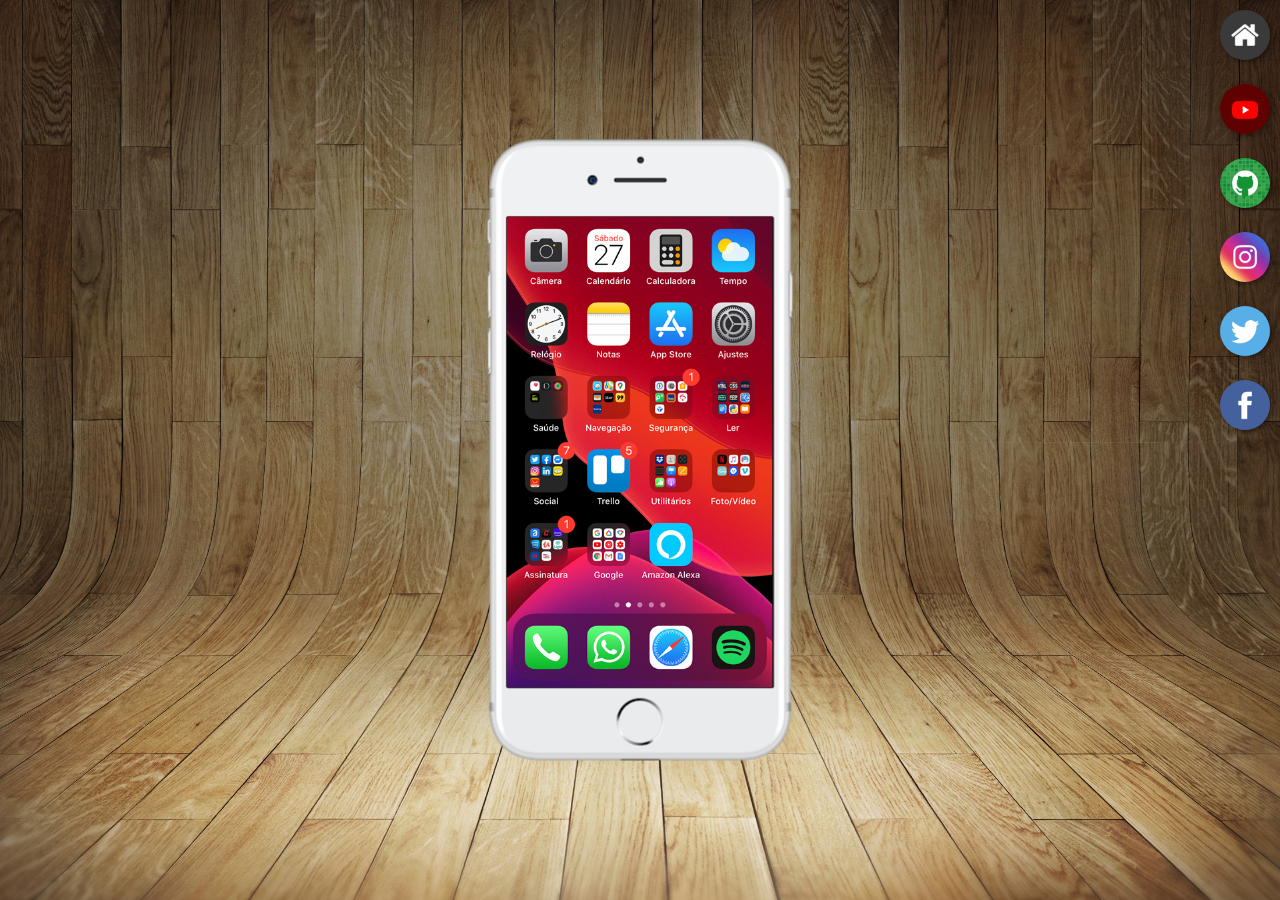
<file: index.html>
<!DOCTYPE html>
<html lang="pt-br">
<head>
    <meta charset="UTF-8">
    <meta http-equiv="X-UA-Compatible" content="IE=edge">
    <meta name="viewport" content="width=device-width, initial-scale=1.0">
    <link rel="shortcut icon" href="favicon.ico" type="image/x-icon">
    <link rel="stylesheet" href="estilos/style.css">
    <title>Redes Sociais</title>
</head>
<body>
    <main>
        <section id="telefone">
            <iframe src="home.html" name="tela" id="tela" frameborder="0">
                Seu Navegador não é Compatível com essa versão
            </iframe>
        </section>
        <section id="redesociais">
            <a href="home.html" target="tela"><img src="imagens/logo-home.jpg" alt="Home"></a><br>
            <a href="youtube.html" target="tela"><img src="imagens/logo-youtube.jpg" alt="Youtube"></a><br>
            <a href="github.html" target="tela"><img src="imagens/logo-github.jpg" alt="Github"></a><br>
            <a href="instagram.html" target="tela"><img src="imagens/logo-instagram.jpg" alt="Instagram"></a><br>
            <a href="twitter.html" target="tela"><img src="imagens/logo-twitter.jpg" alt="Twitter"></a><br>
            <a href="facebook.html" target="tela"><img src="imagens/logo-facebook.jpg" alt="Facebook"></a>
        </section>
    </main>
</body>
</html>
</file>
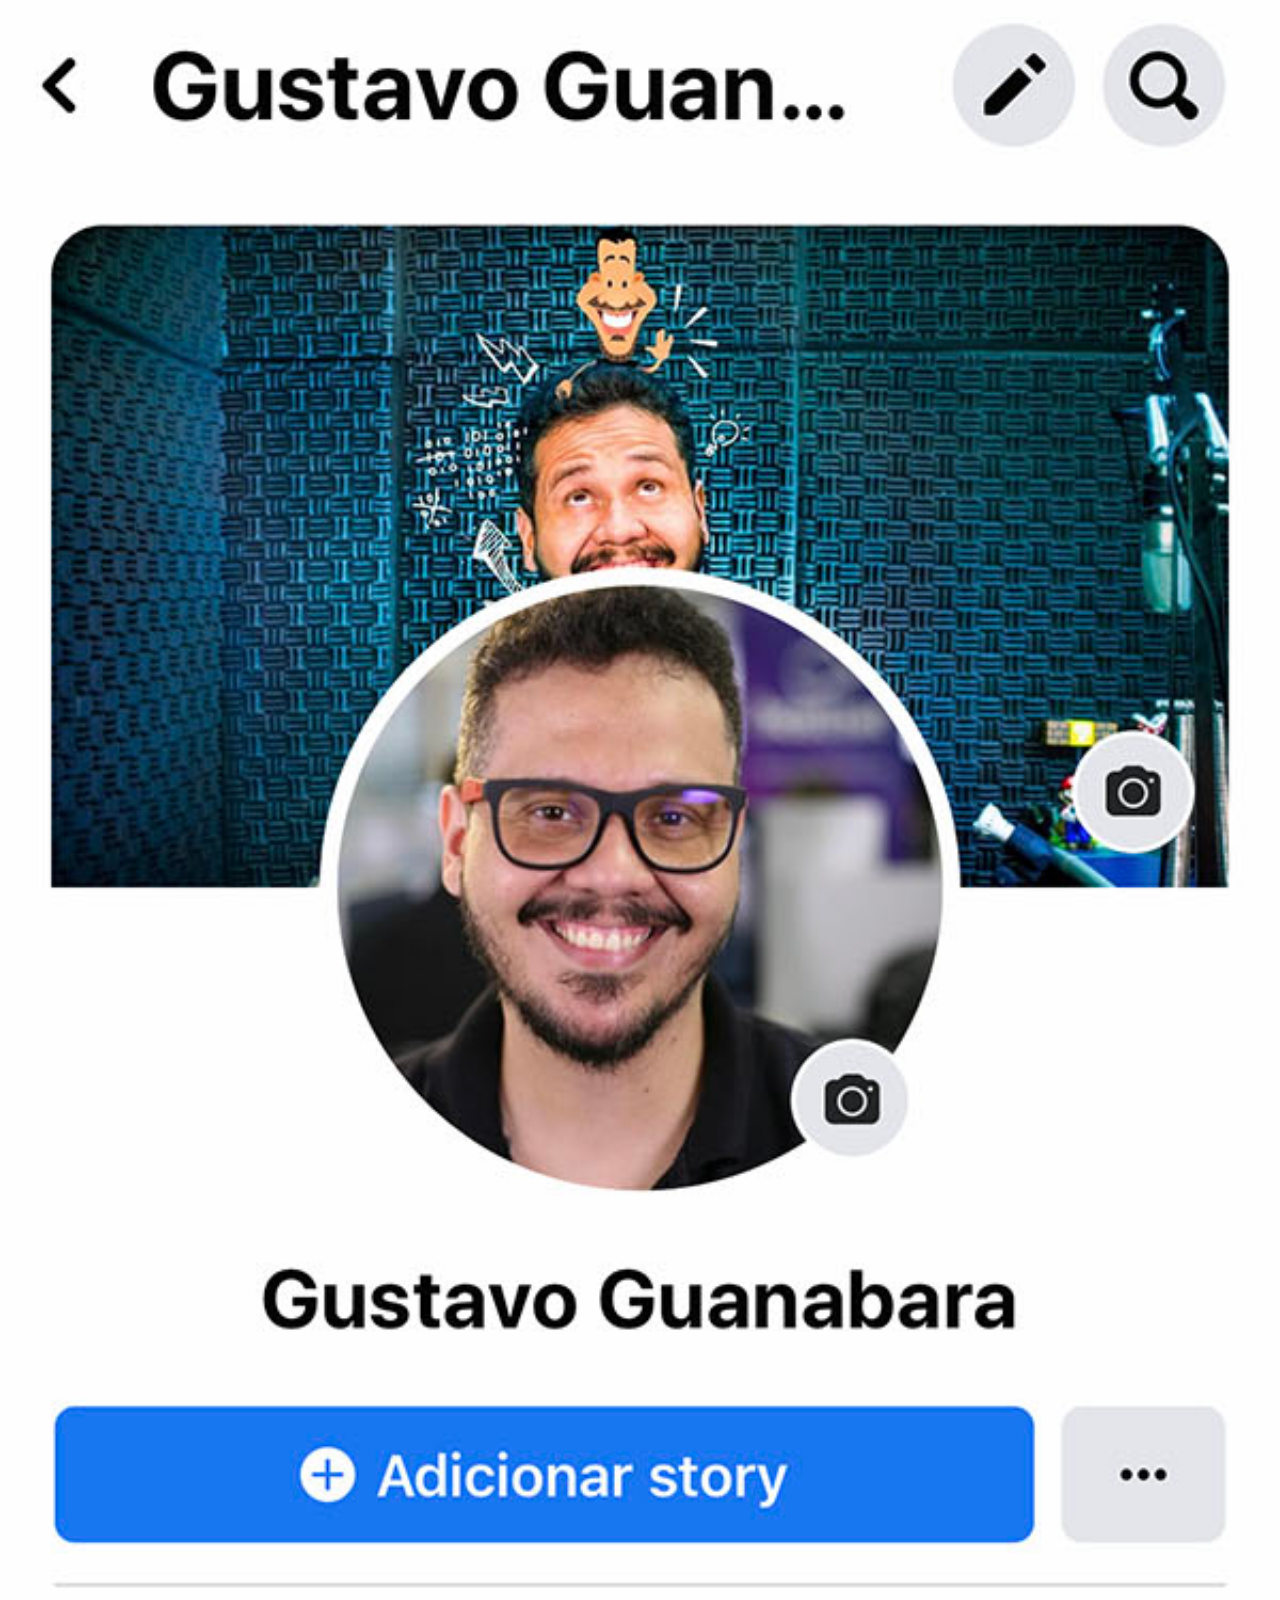
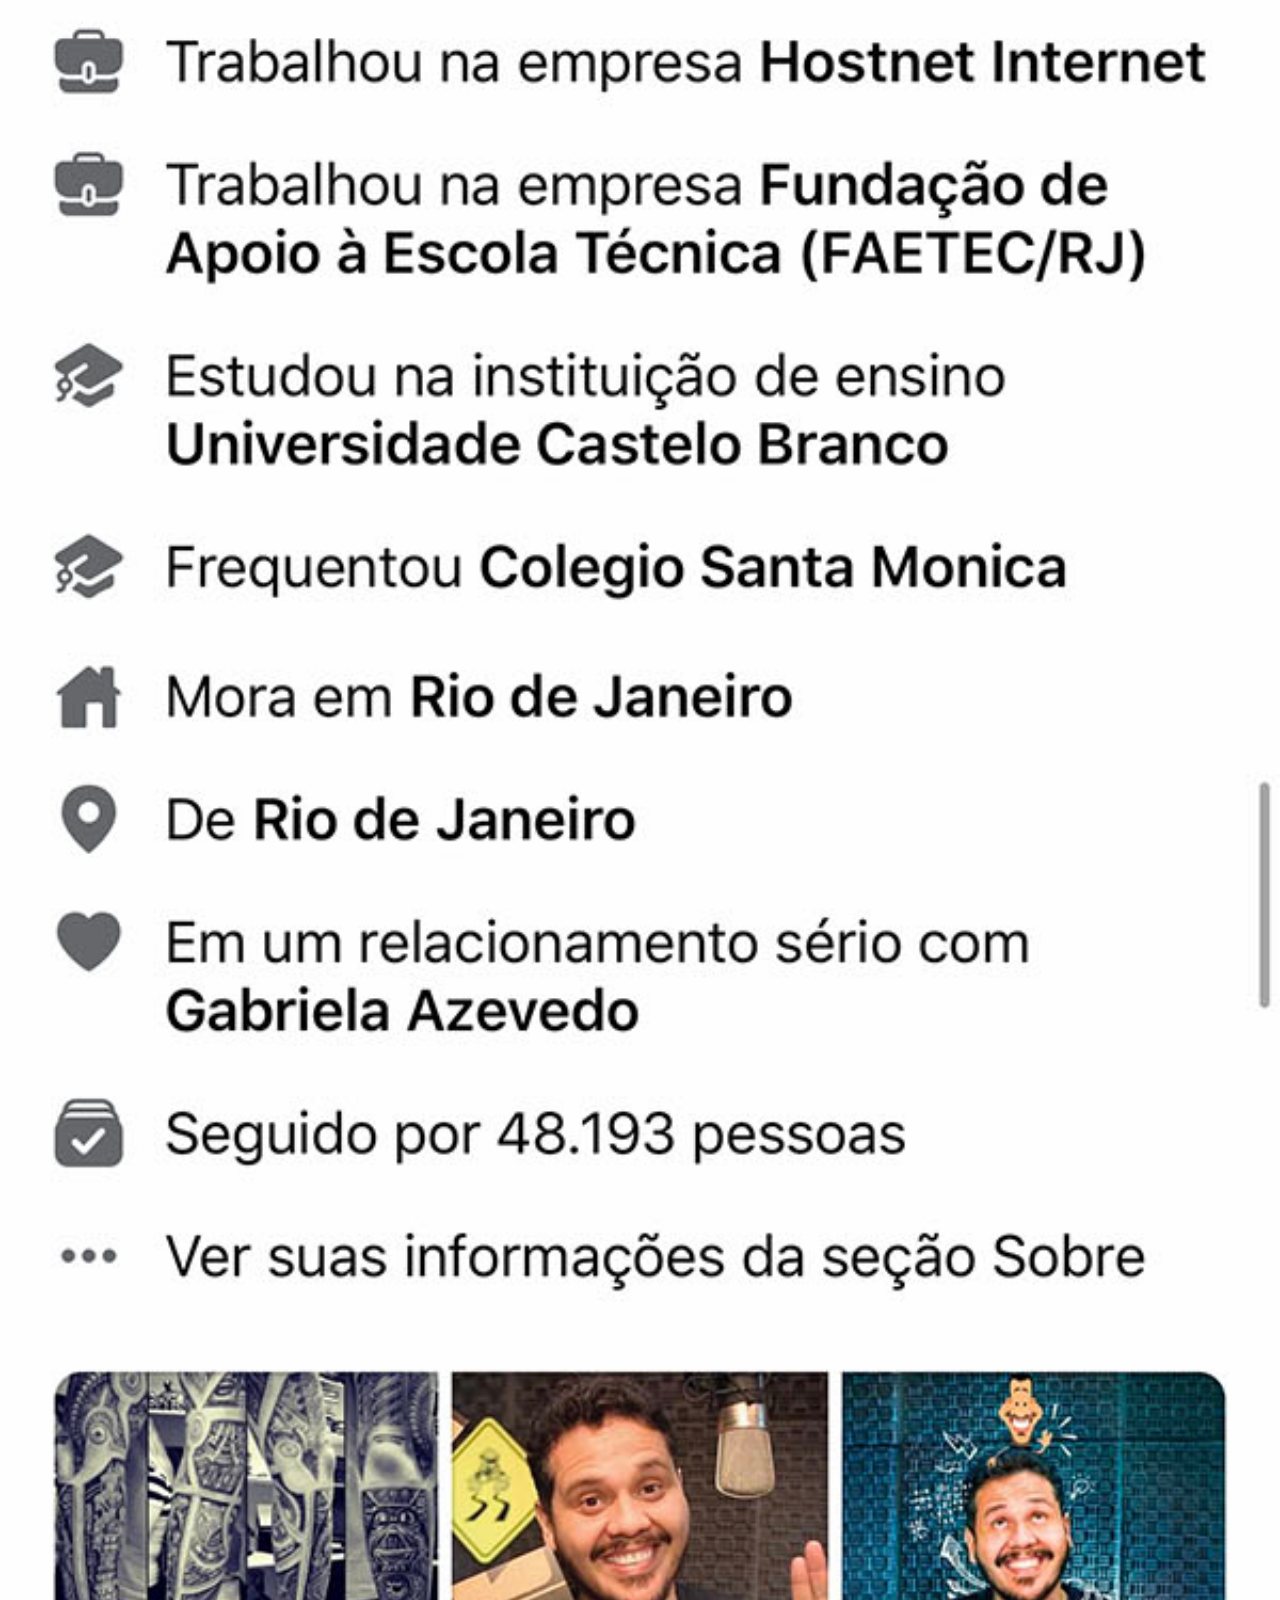
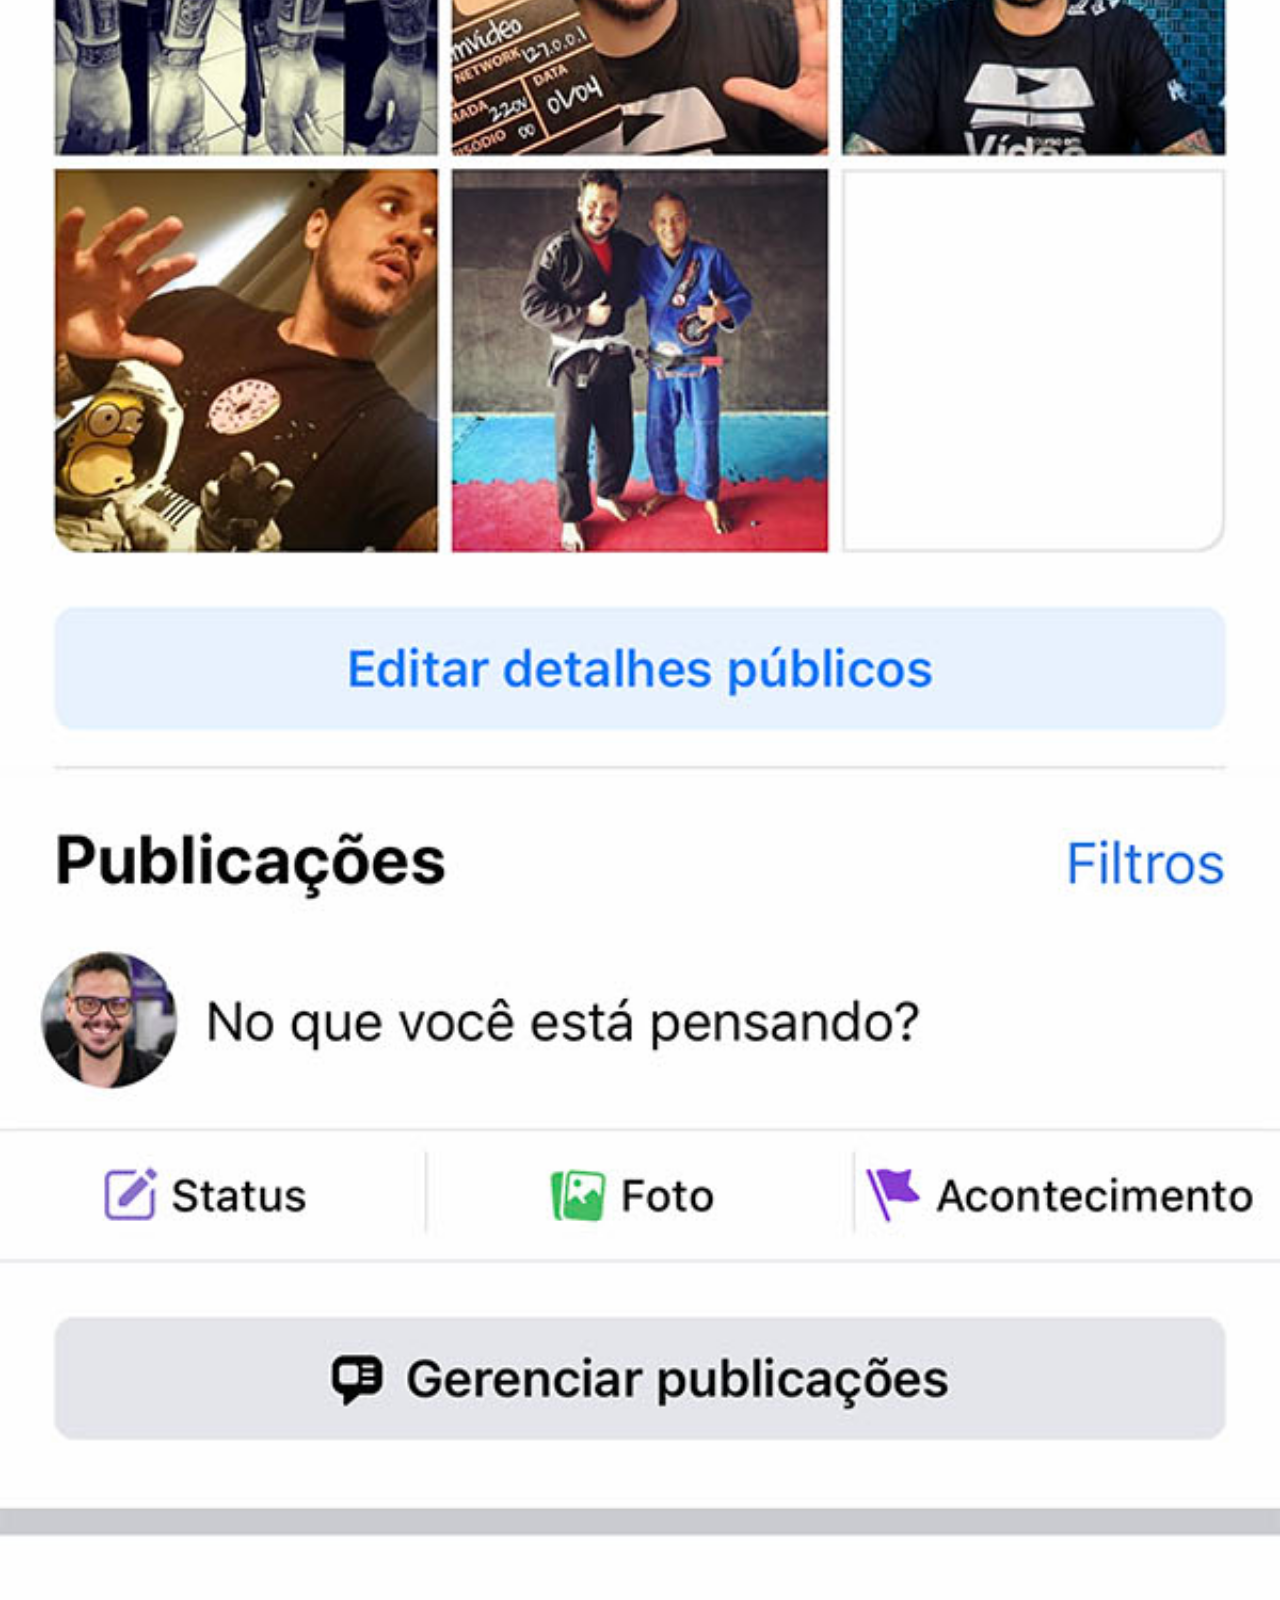
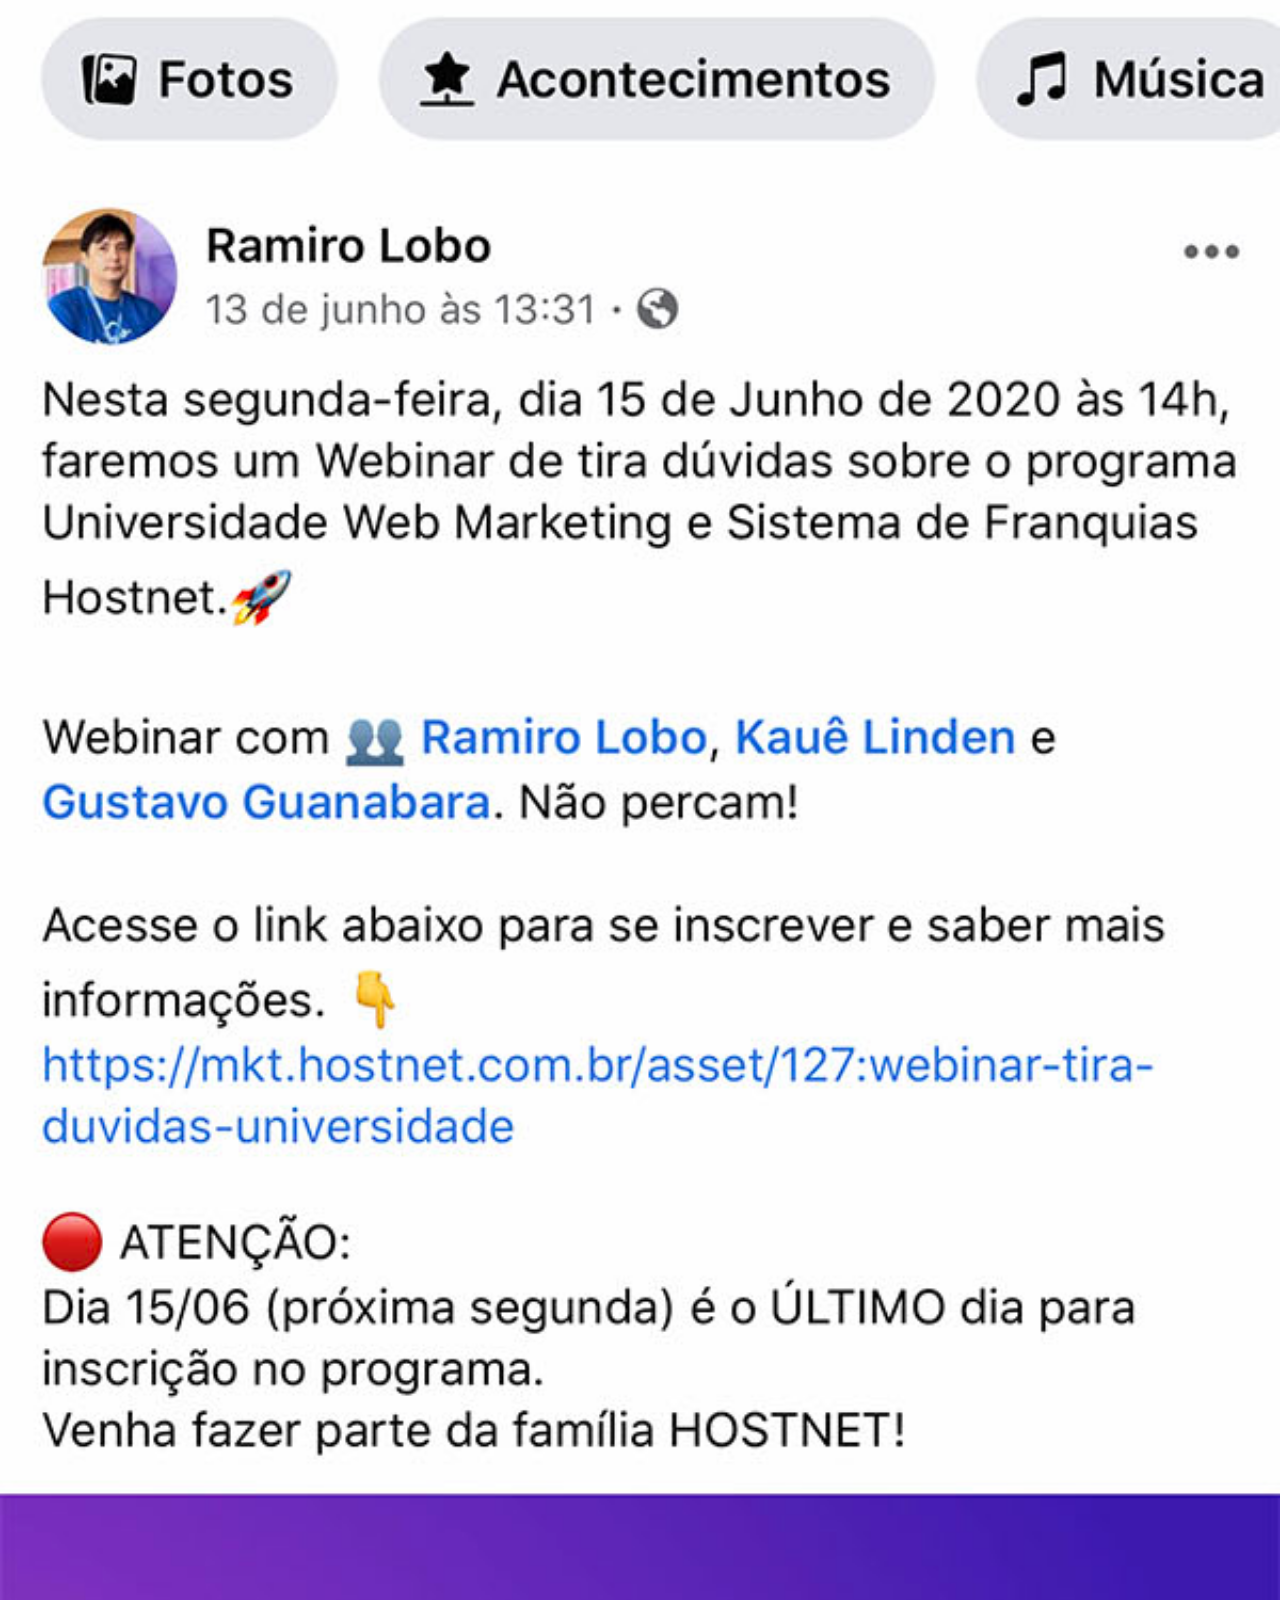
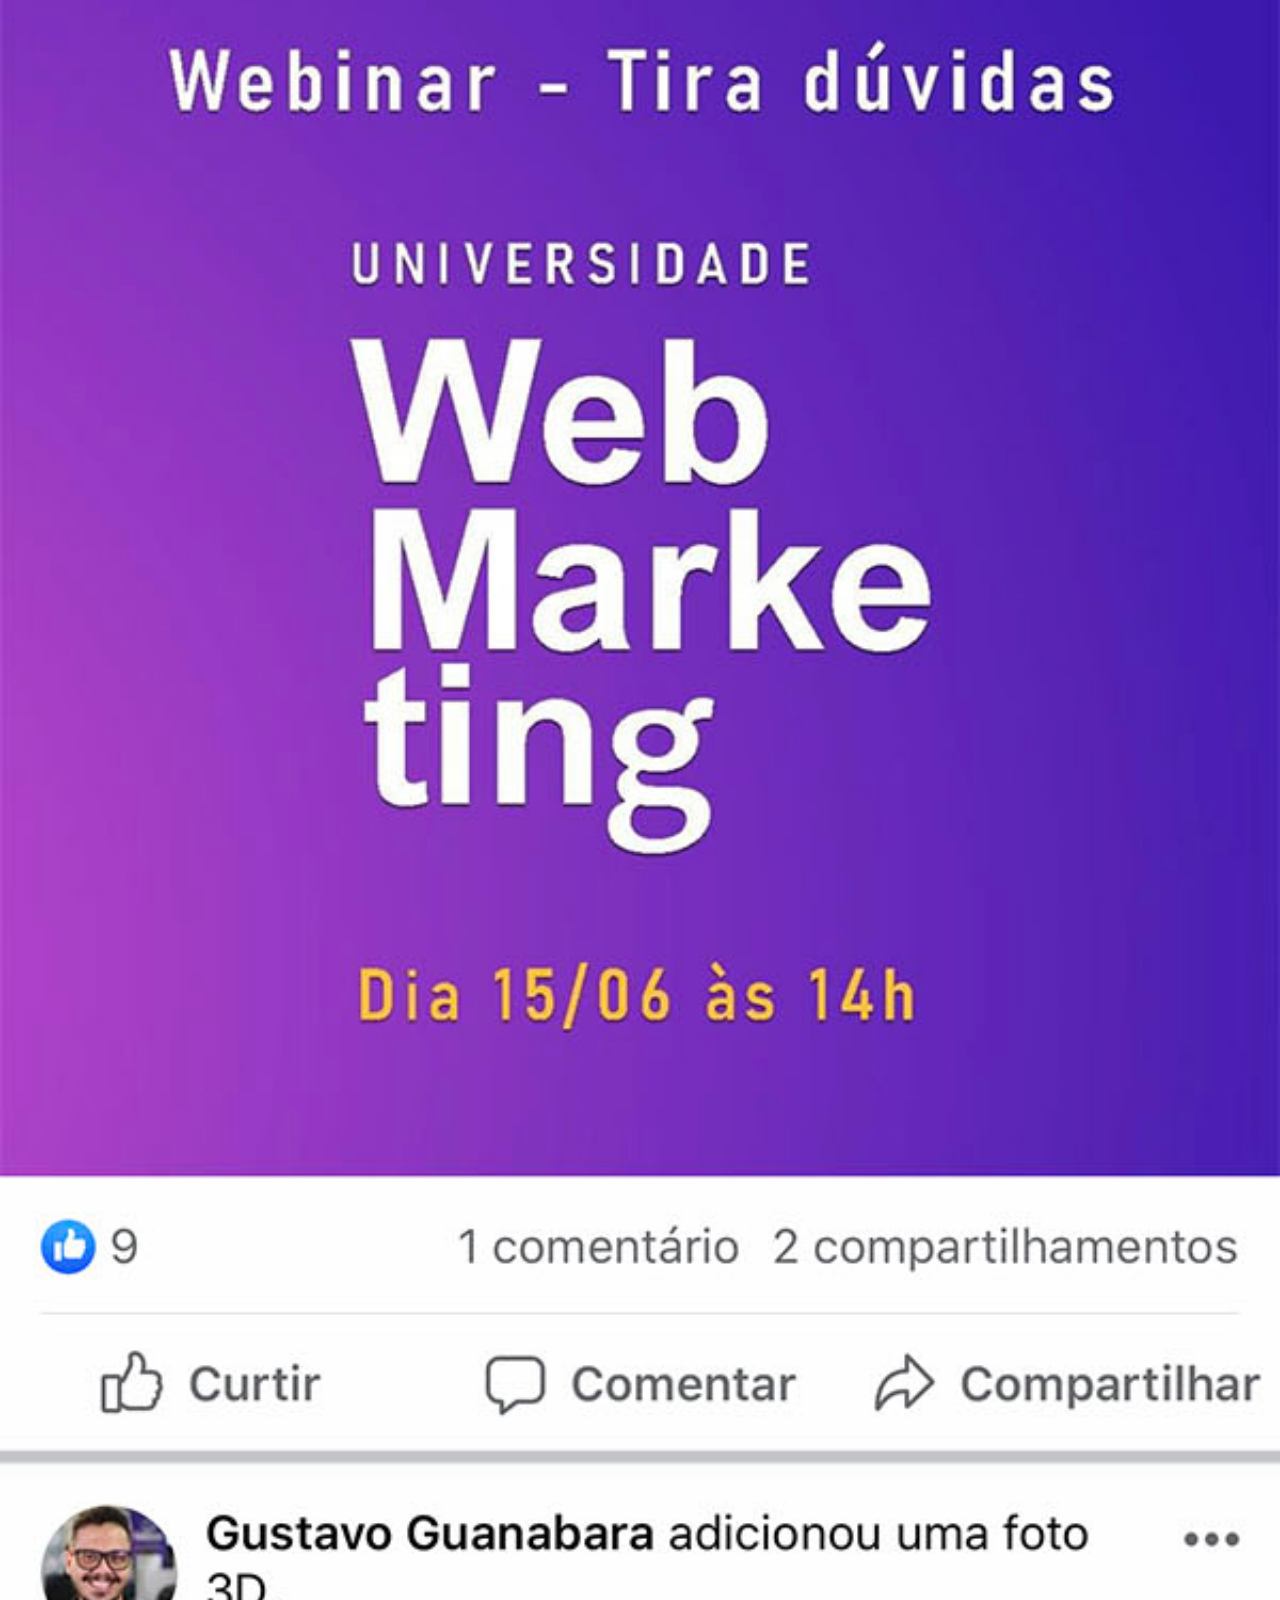
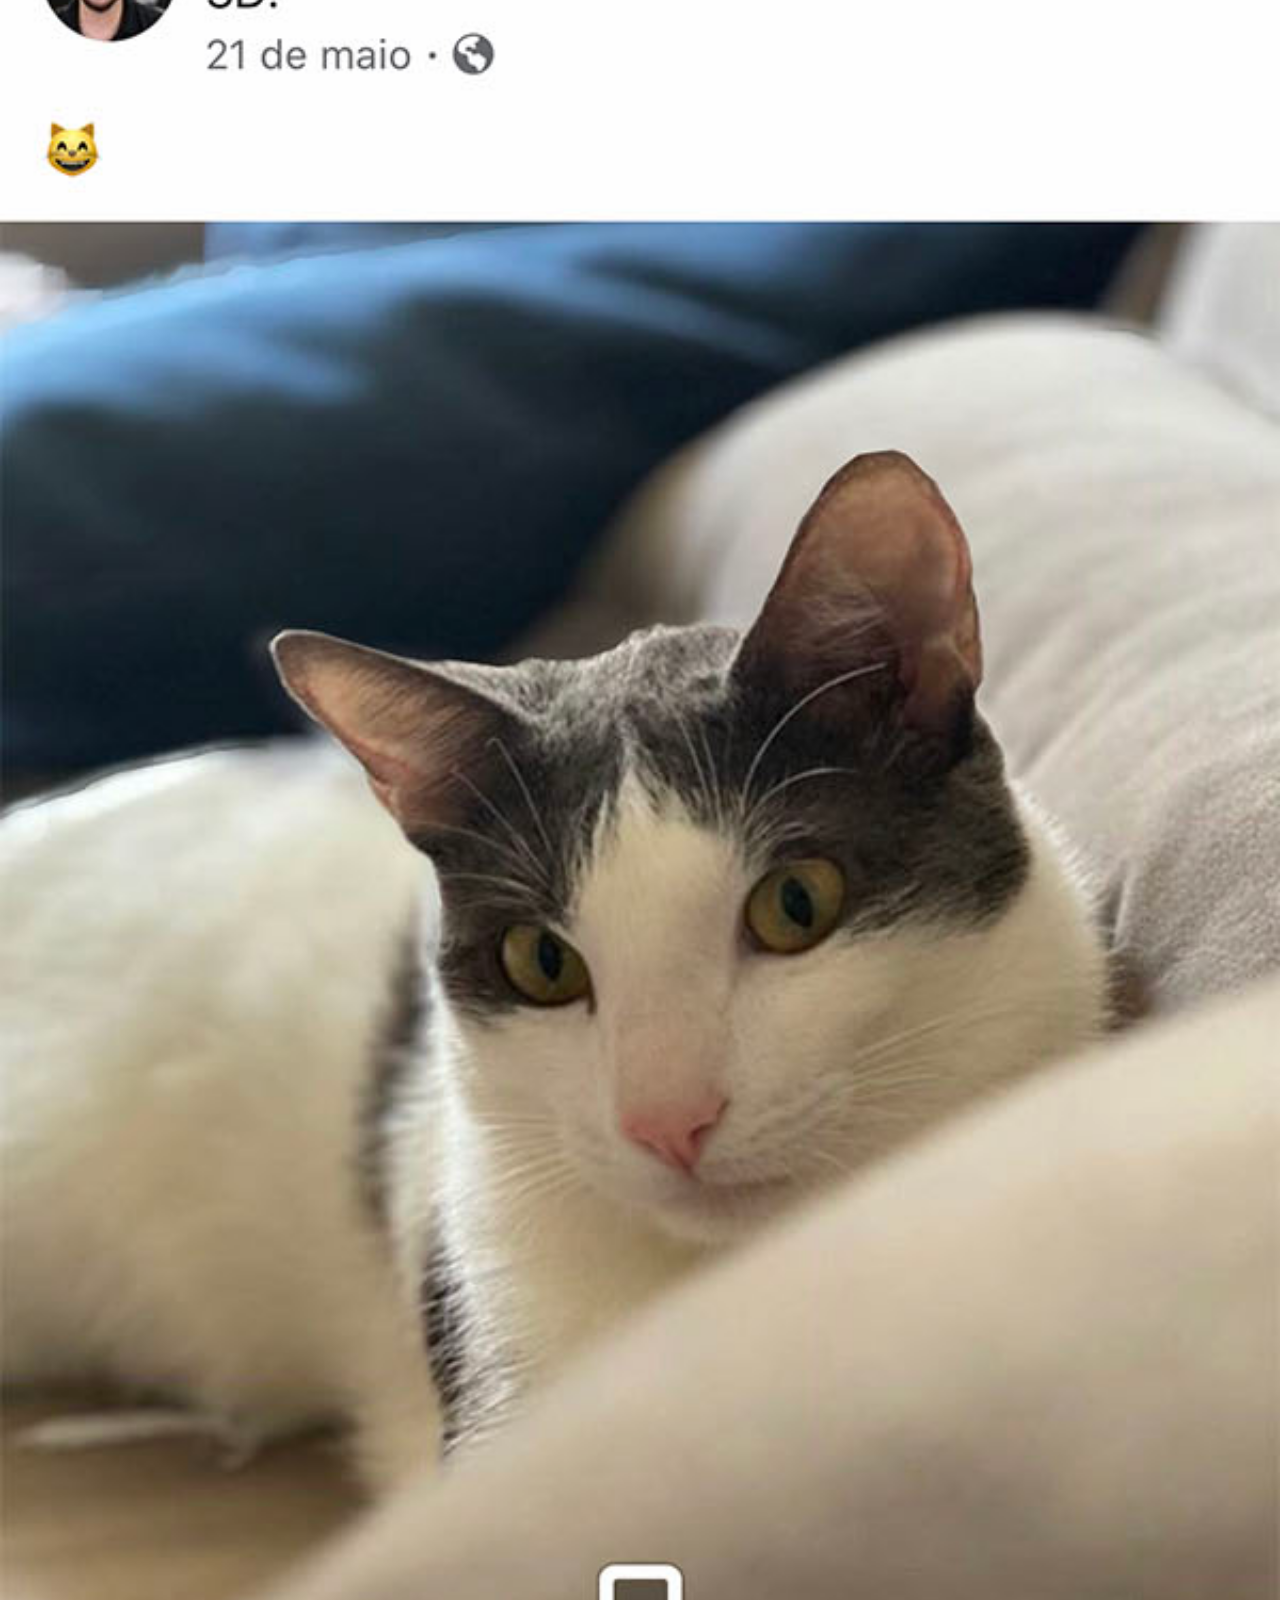
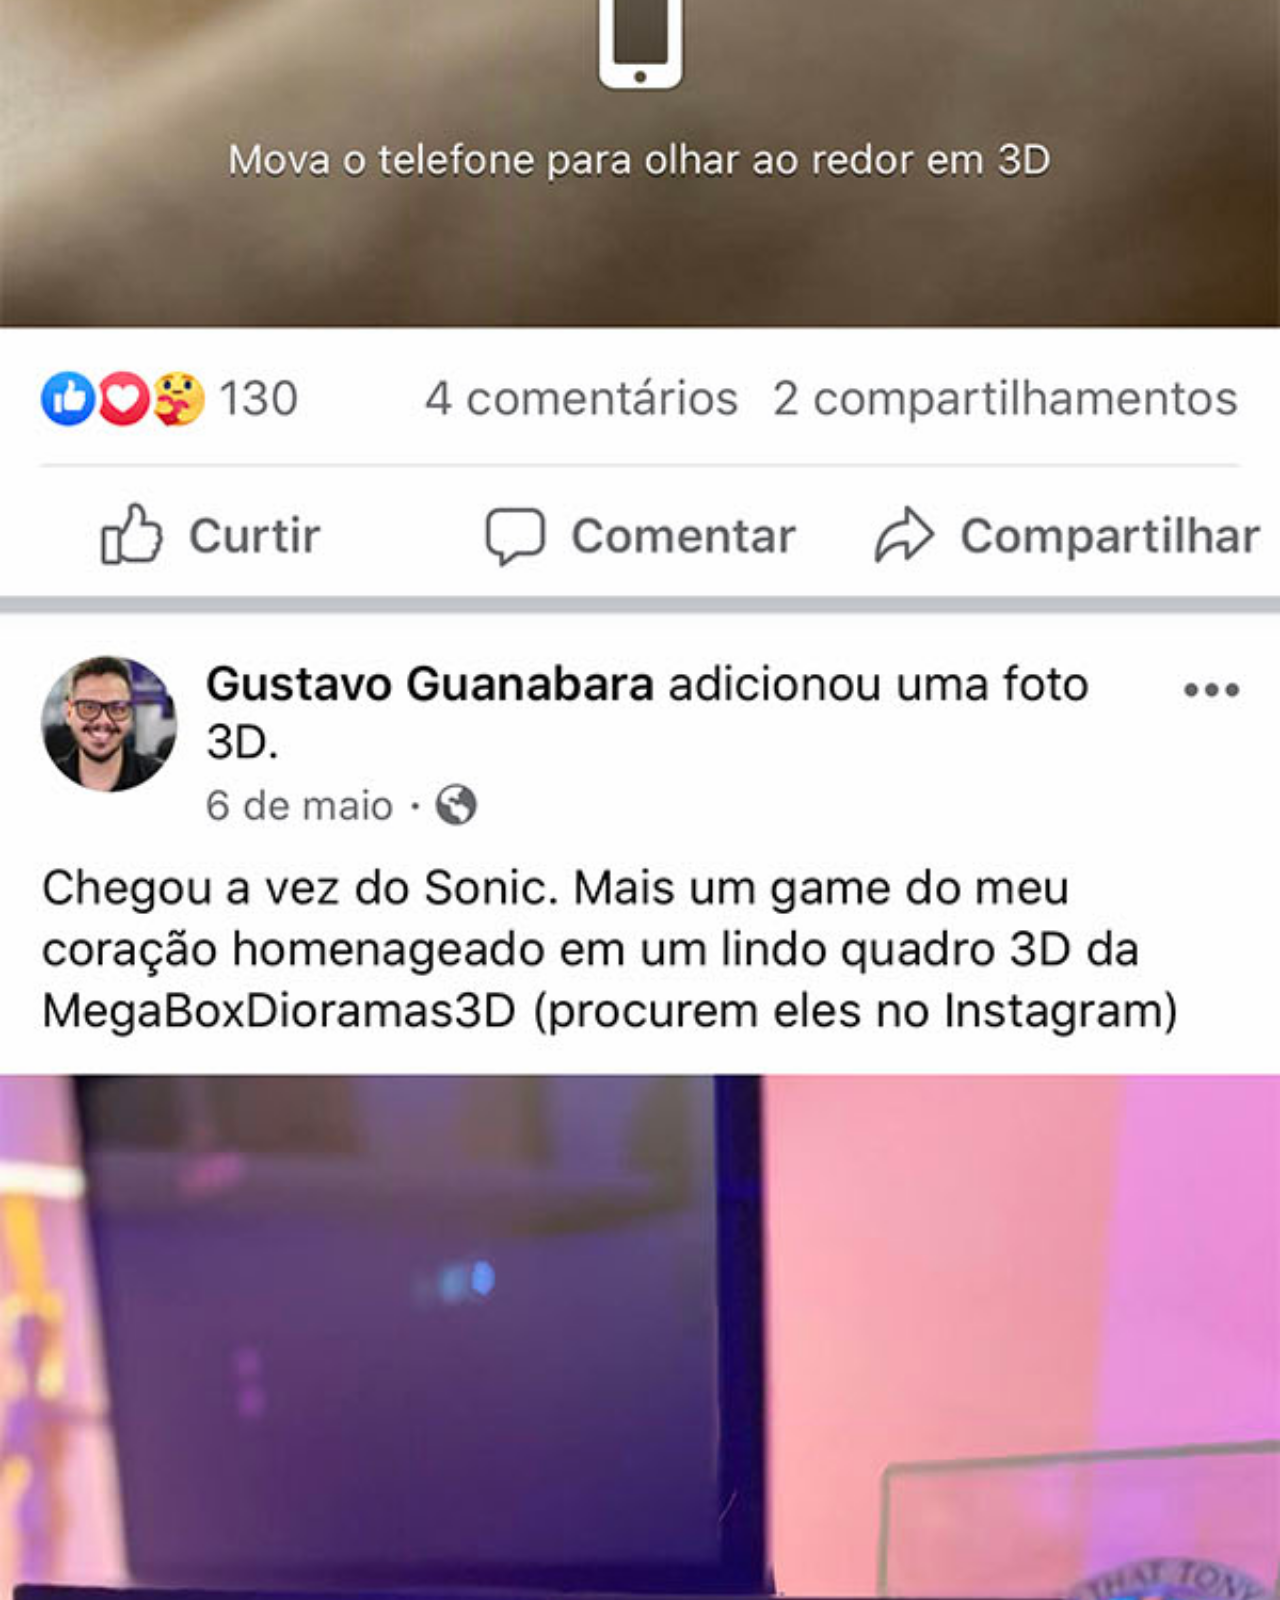
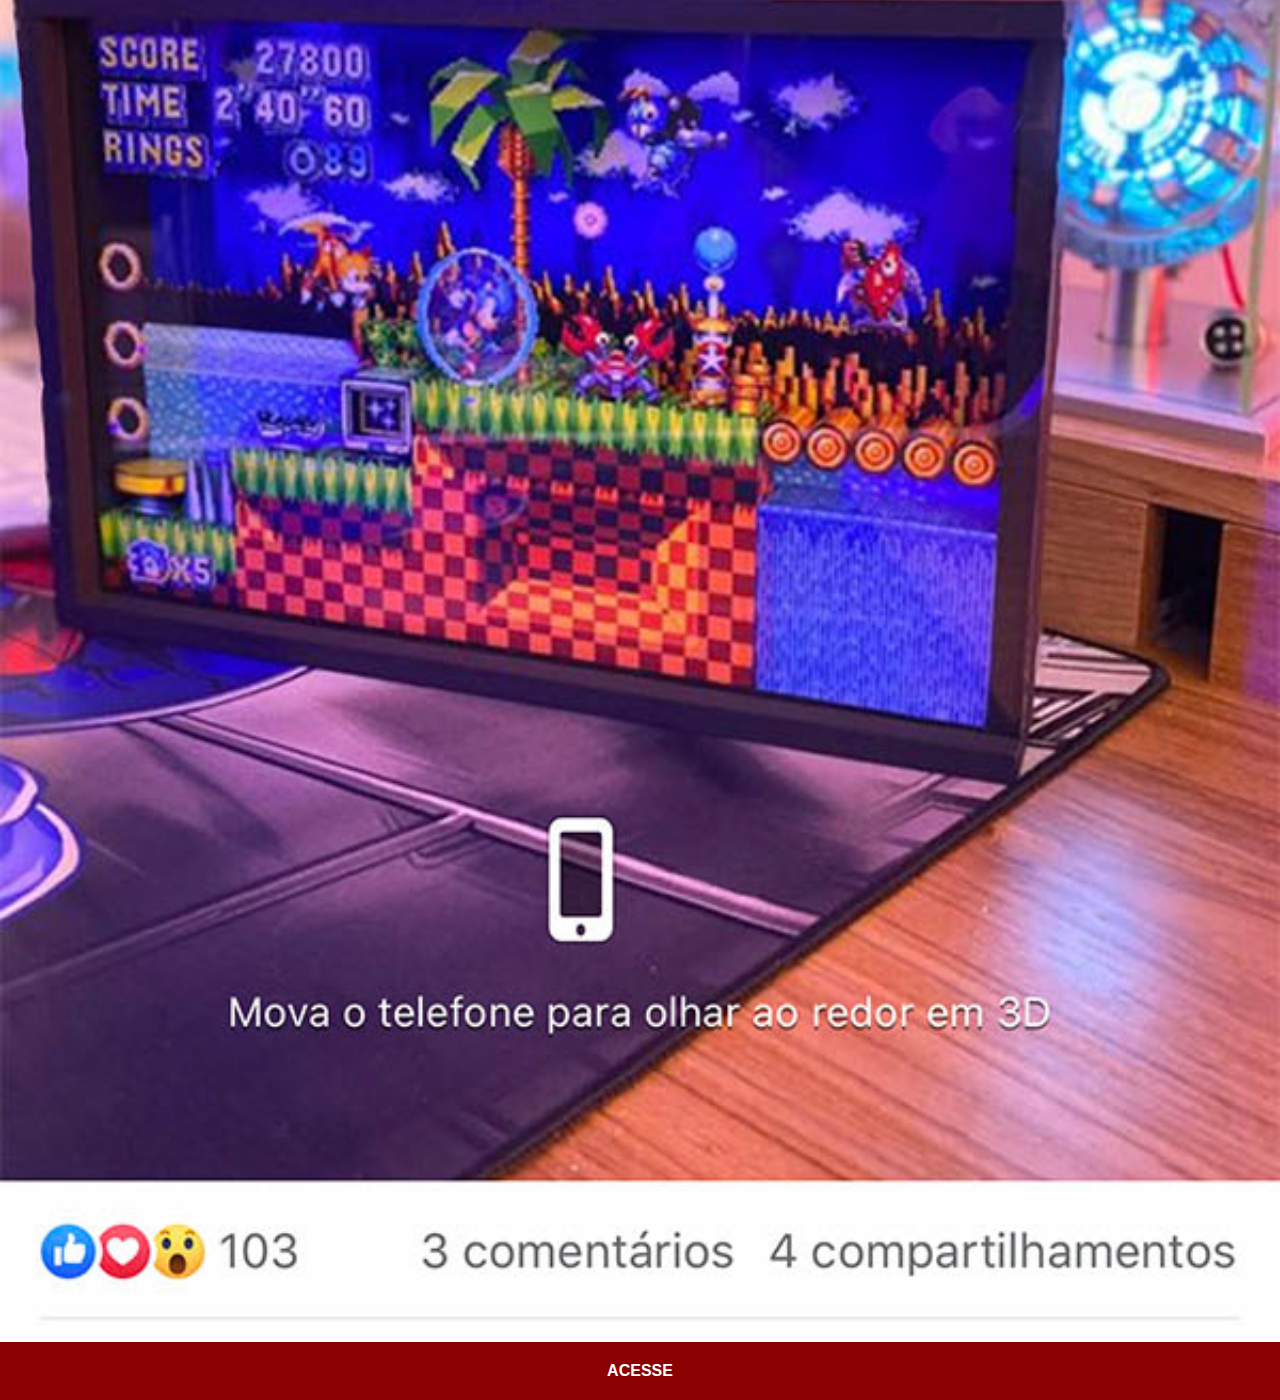
<file: facebook.html>
<!DOCTYPE html>
<html lang="pt-br">
<head>
    <meta charset="UTF-8">
    <meta http-equiv="X-UA-Compatible" content="IE=edge">
    <meta name="viewport" content="width=device-width, initial-scale=1.0">
    <link rel="stylesheet" href="estilos/paginas.css">
    <title>Facebook</title>
</head>
<body>
    <img src="imagens/tela-facebook.jpg" alt="Facebook">
    <a href="https://www.facebook.com/CursosEmVideo/" target="_blank">ACESSE</a>
</body>
</html>
</file>
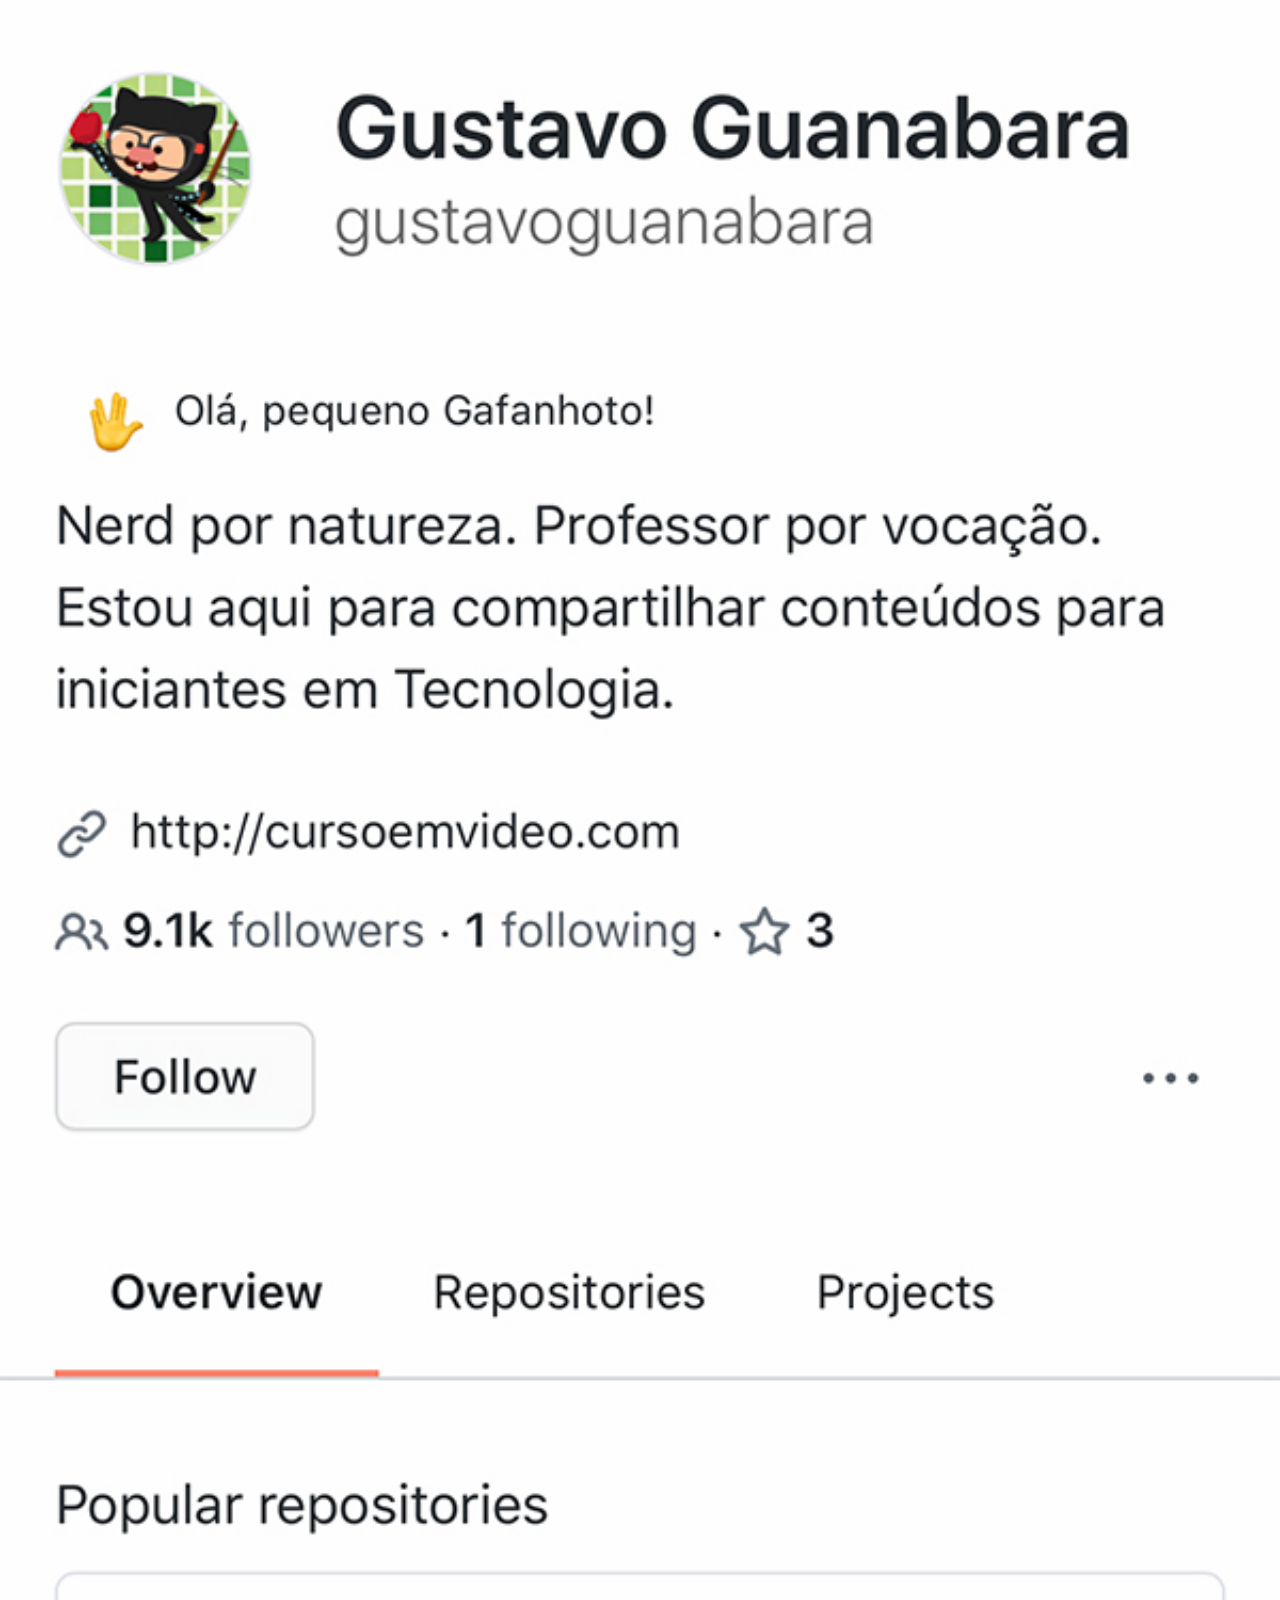
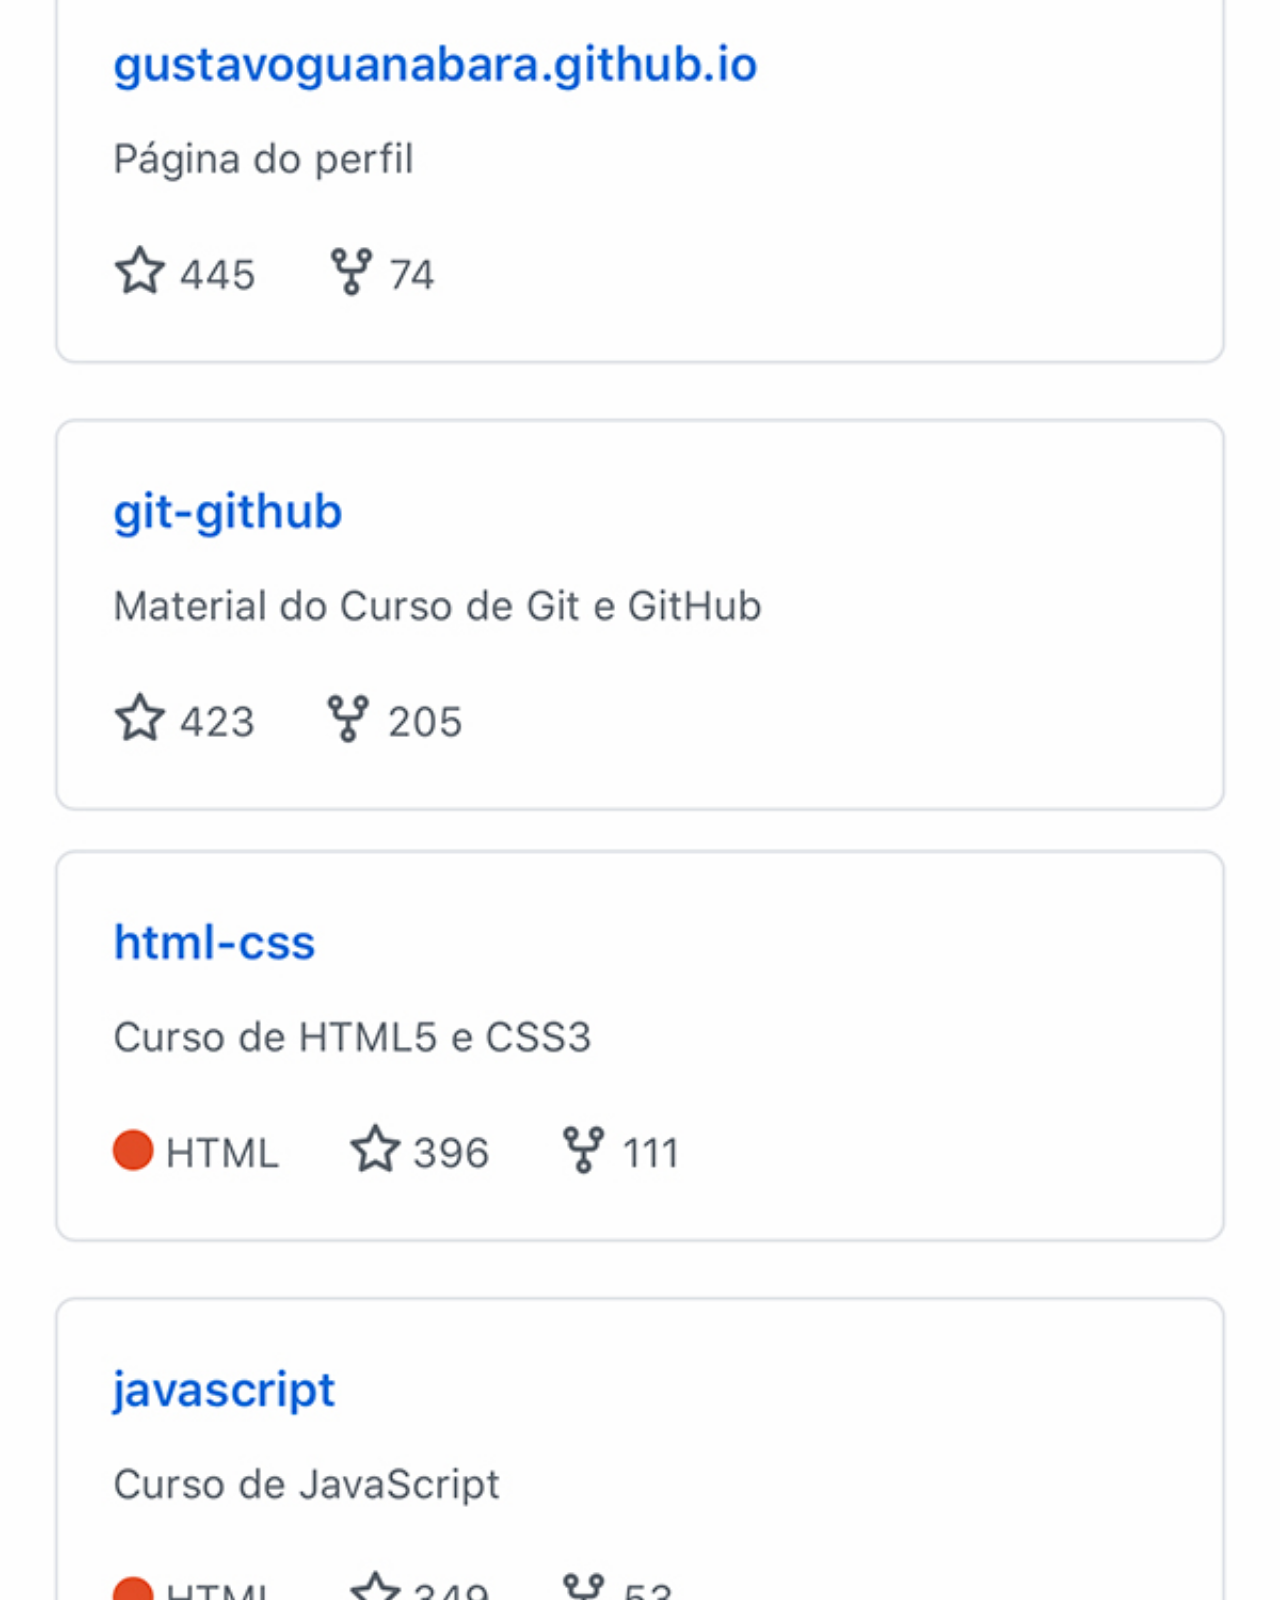
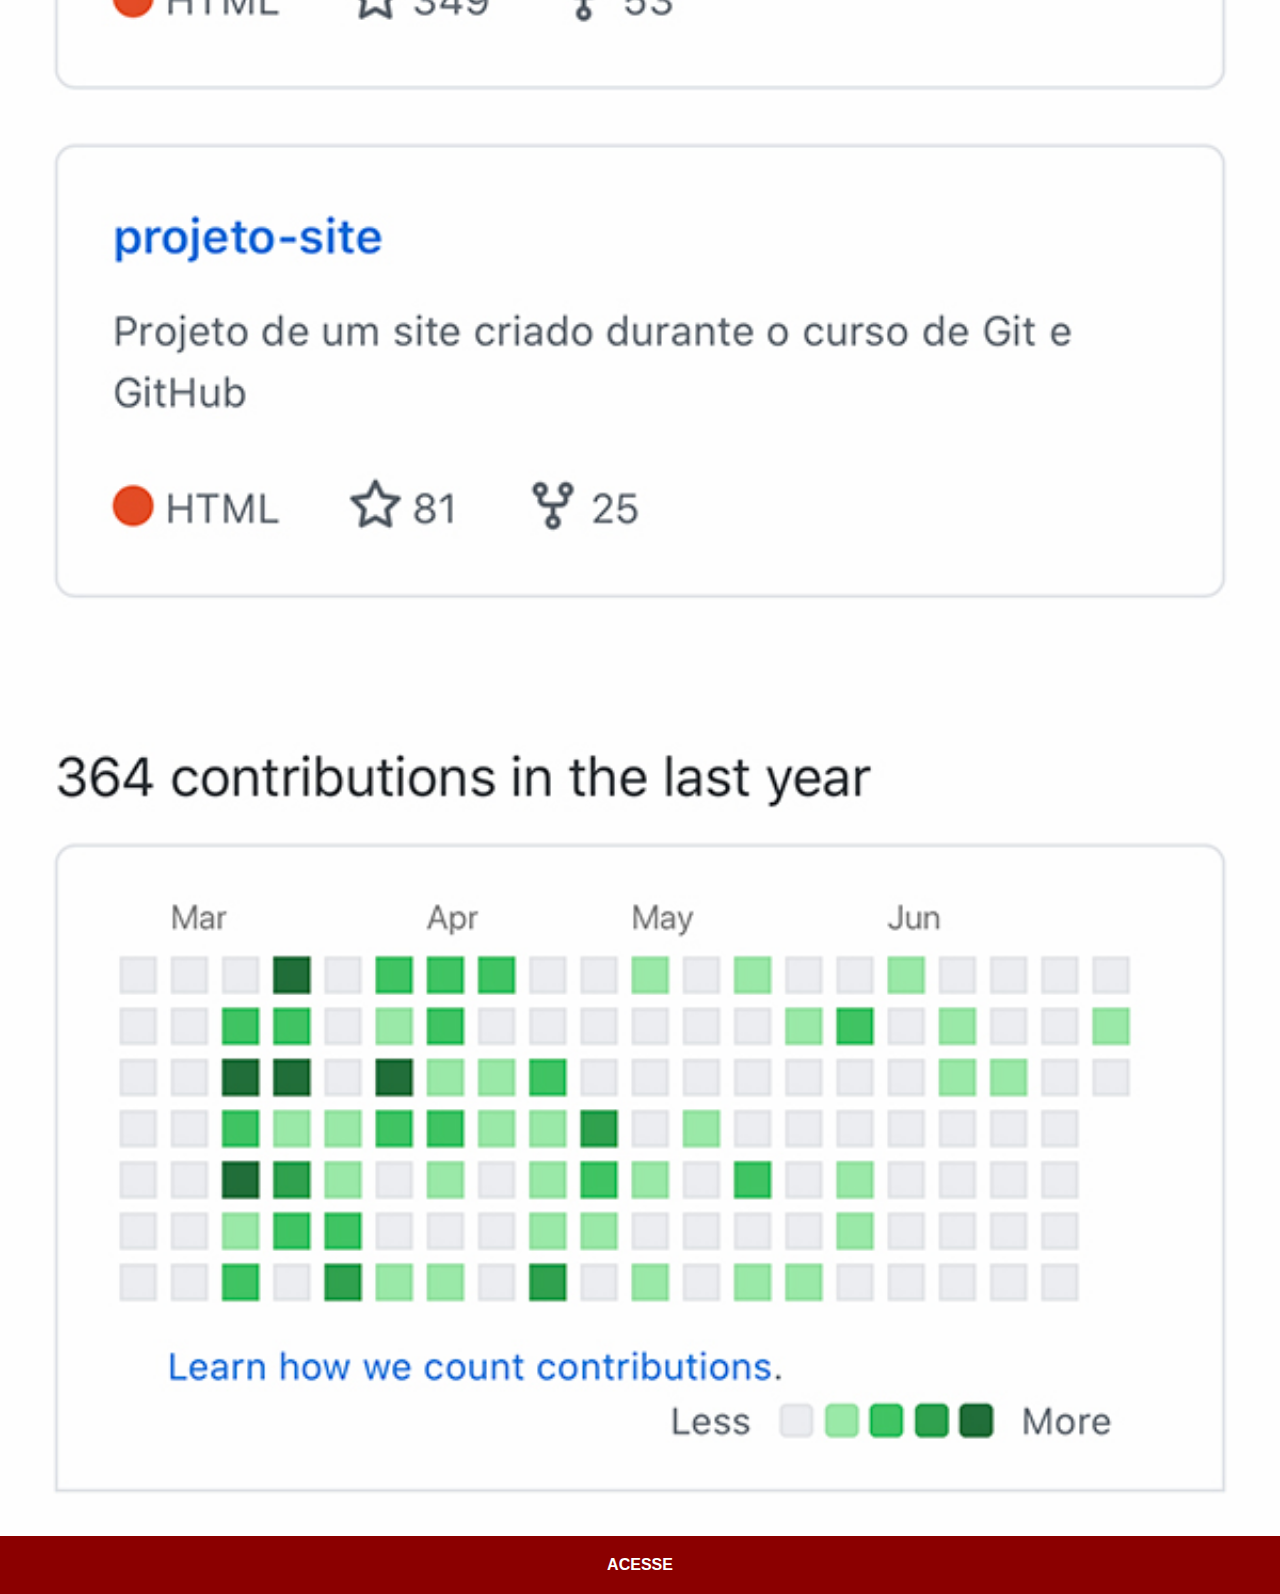
<file: github.html>
<!DOCTYPE html>
<html lang="pt-br">
<head>
    <meta charset="UTF-8">
    <meta http-equiv="X-UA-Compatible" content="IE=edge">
    <meta name="viewport" content="width=device-width, initial-scale=1.0">
    <link rel="stylesheet" href="estilos/paginas.css">
    <title>Github</title>
</head>
<body>
    <img src="imagens/tela-github.jpg" alt="Github">
    <a href="https://gustavoguanabara.github.io/" target="_blank">ACESSE</a>
</body>
</html>
</file>
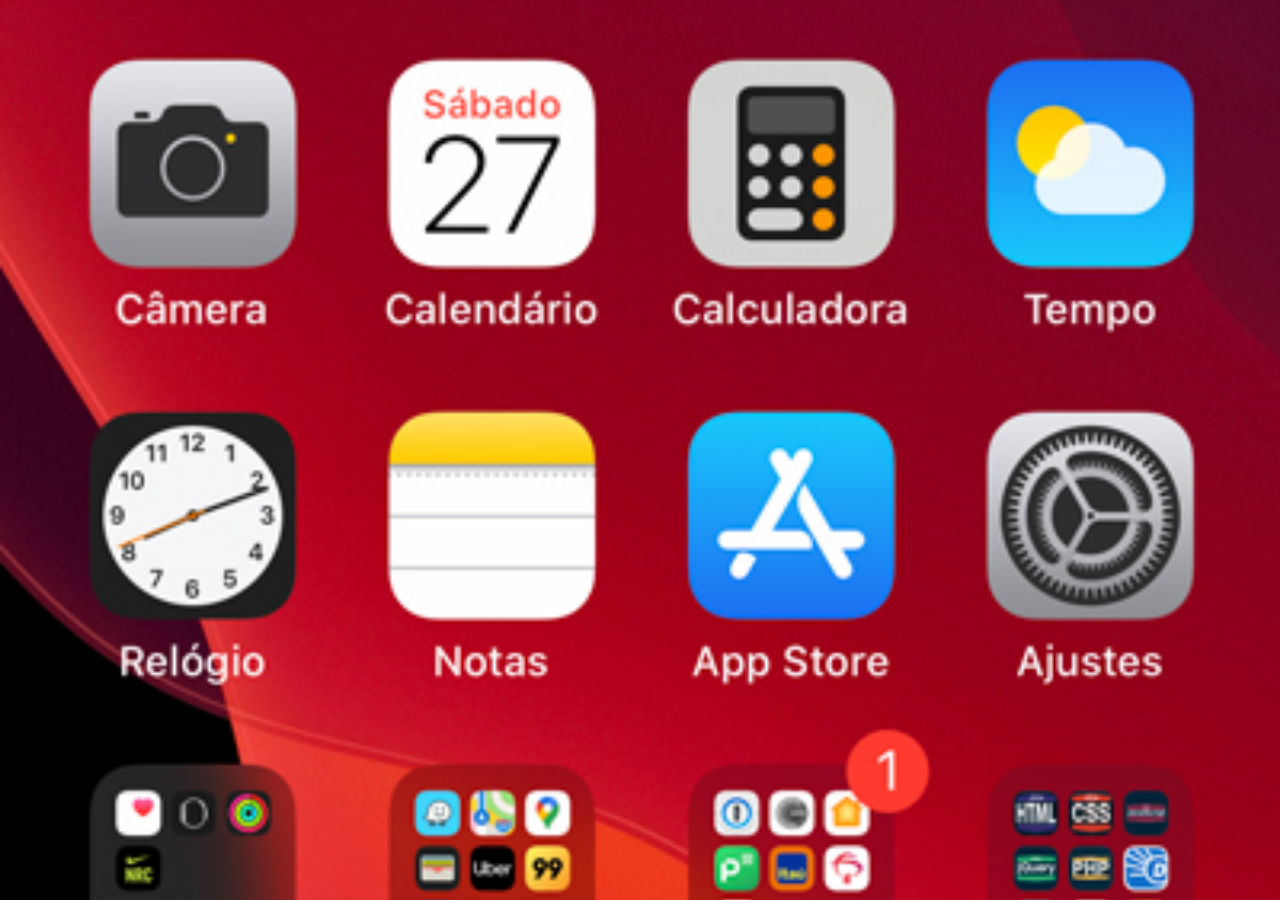
<file: home.html>
<!DOCTYPE html>
<html lang="pt-br">
<head>
    <meta charset="UTF-8">
    <meta http-equiv="X-UA-Compatible" content="IE=edge">
    <meta name="viewport" content="width=device-width, initial-scale=1.0">
    <title>Home</title>
</head>
 <style>
    *{
        margin: 0;
        padding: 0;
    }
    body{
        width: 100vw;
        height: 100vh;
        background: black url(imagens/tela-home.jpg) no-repeat top center;
        background-size: cover;
    }
 </style>
<body>
    
</body>
</html>
</file>
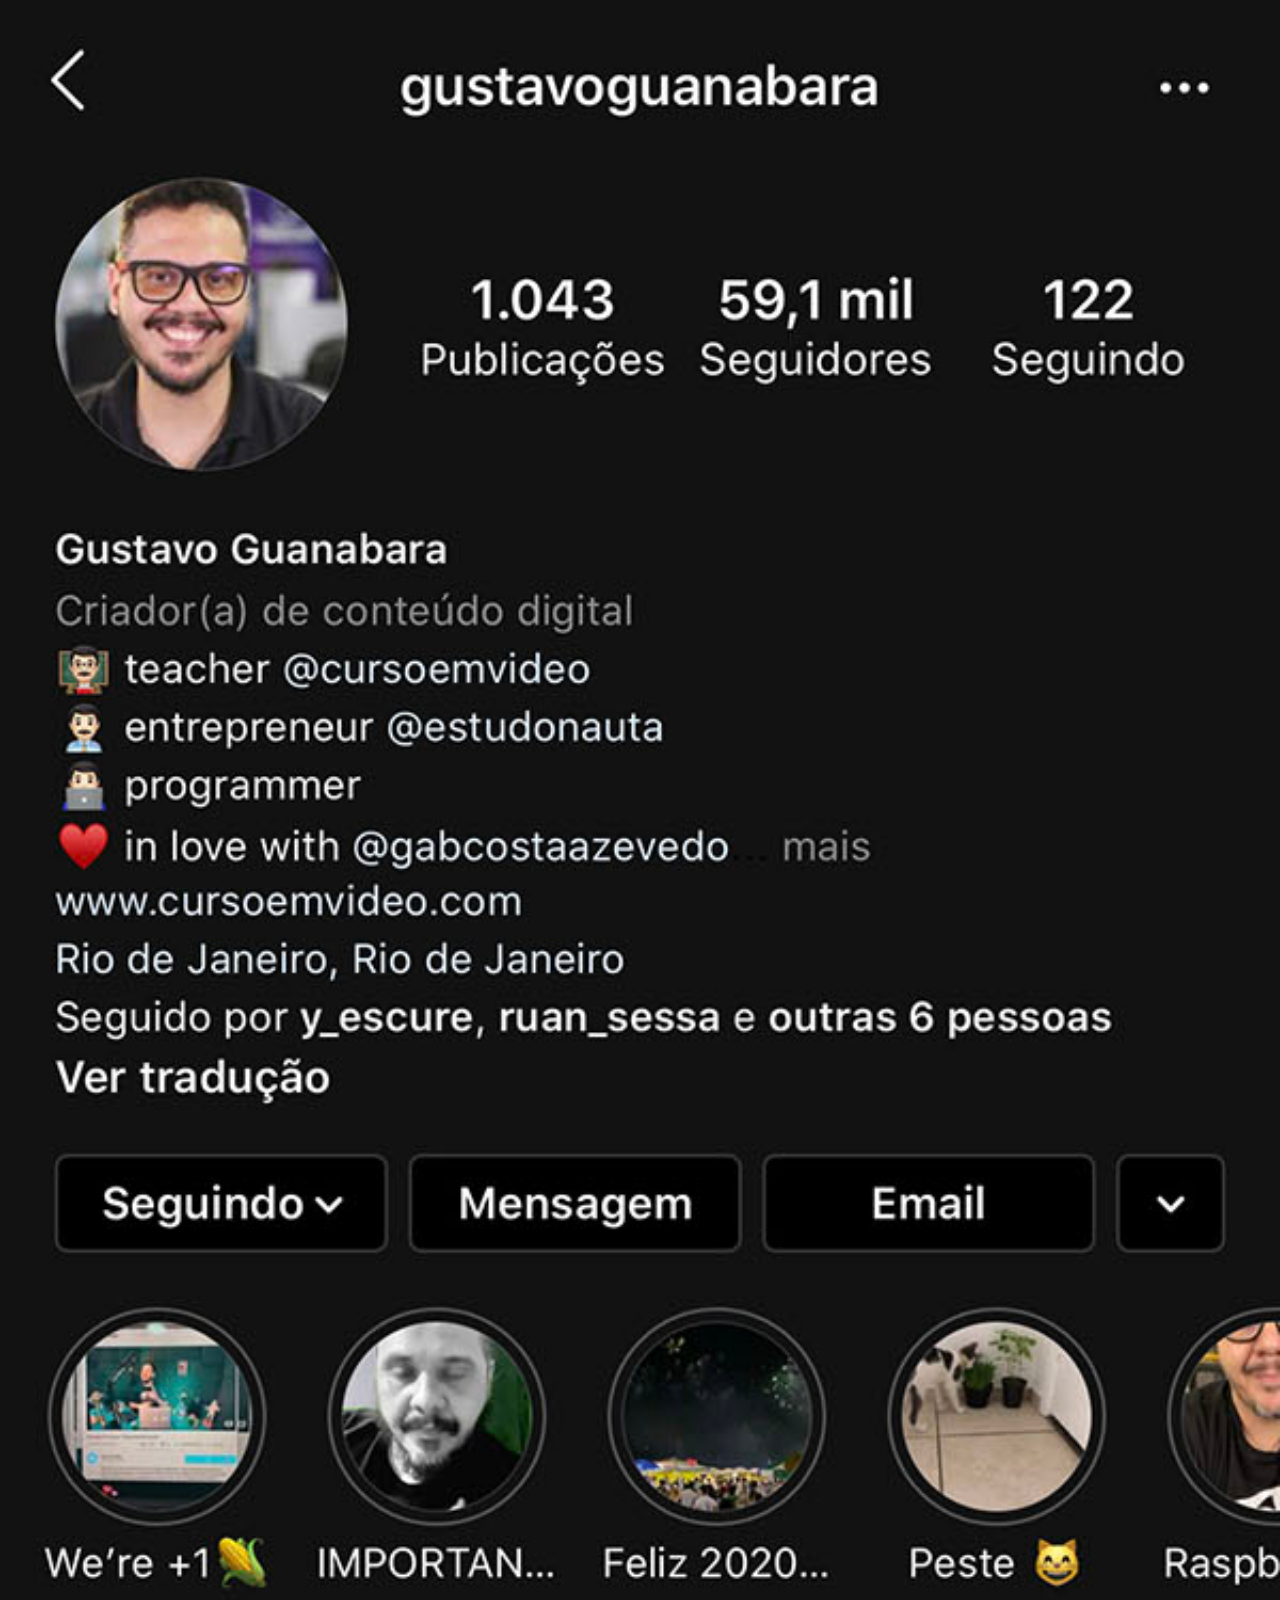
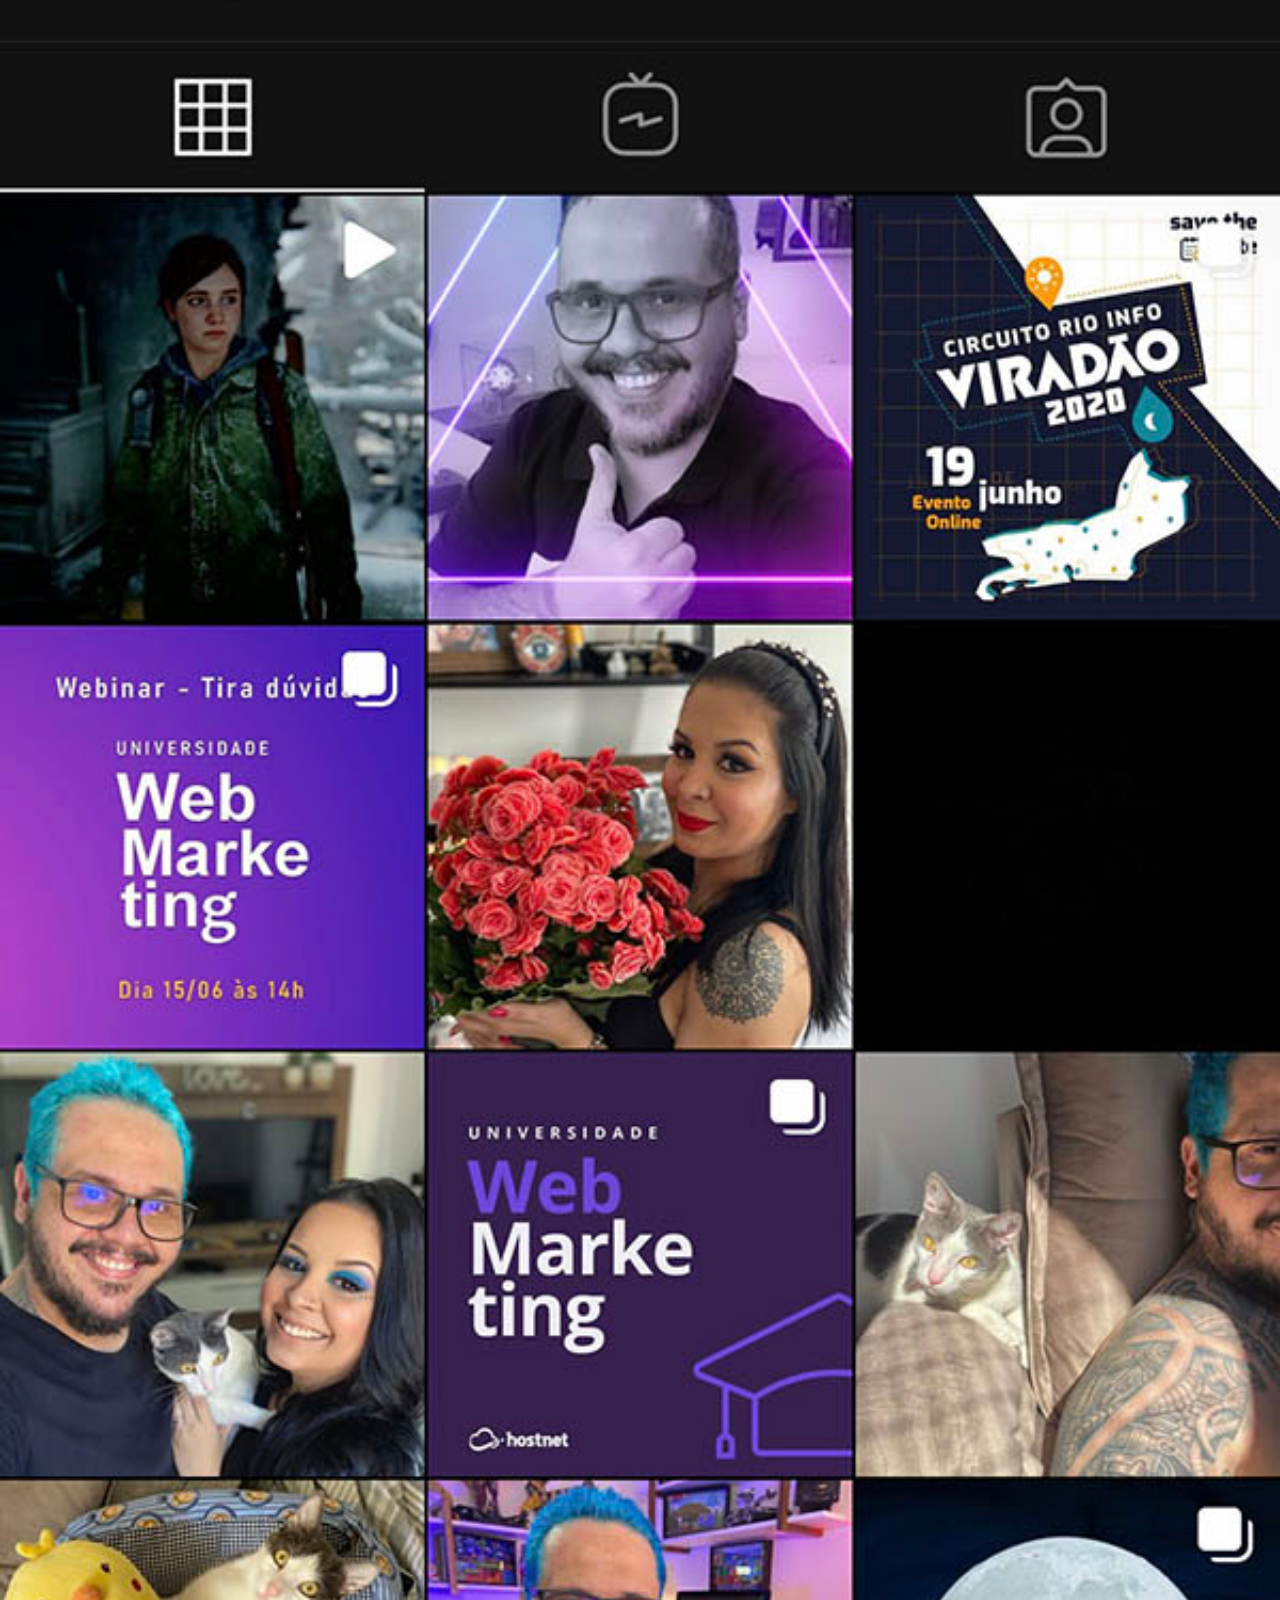
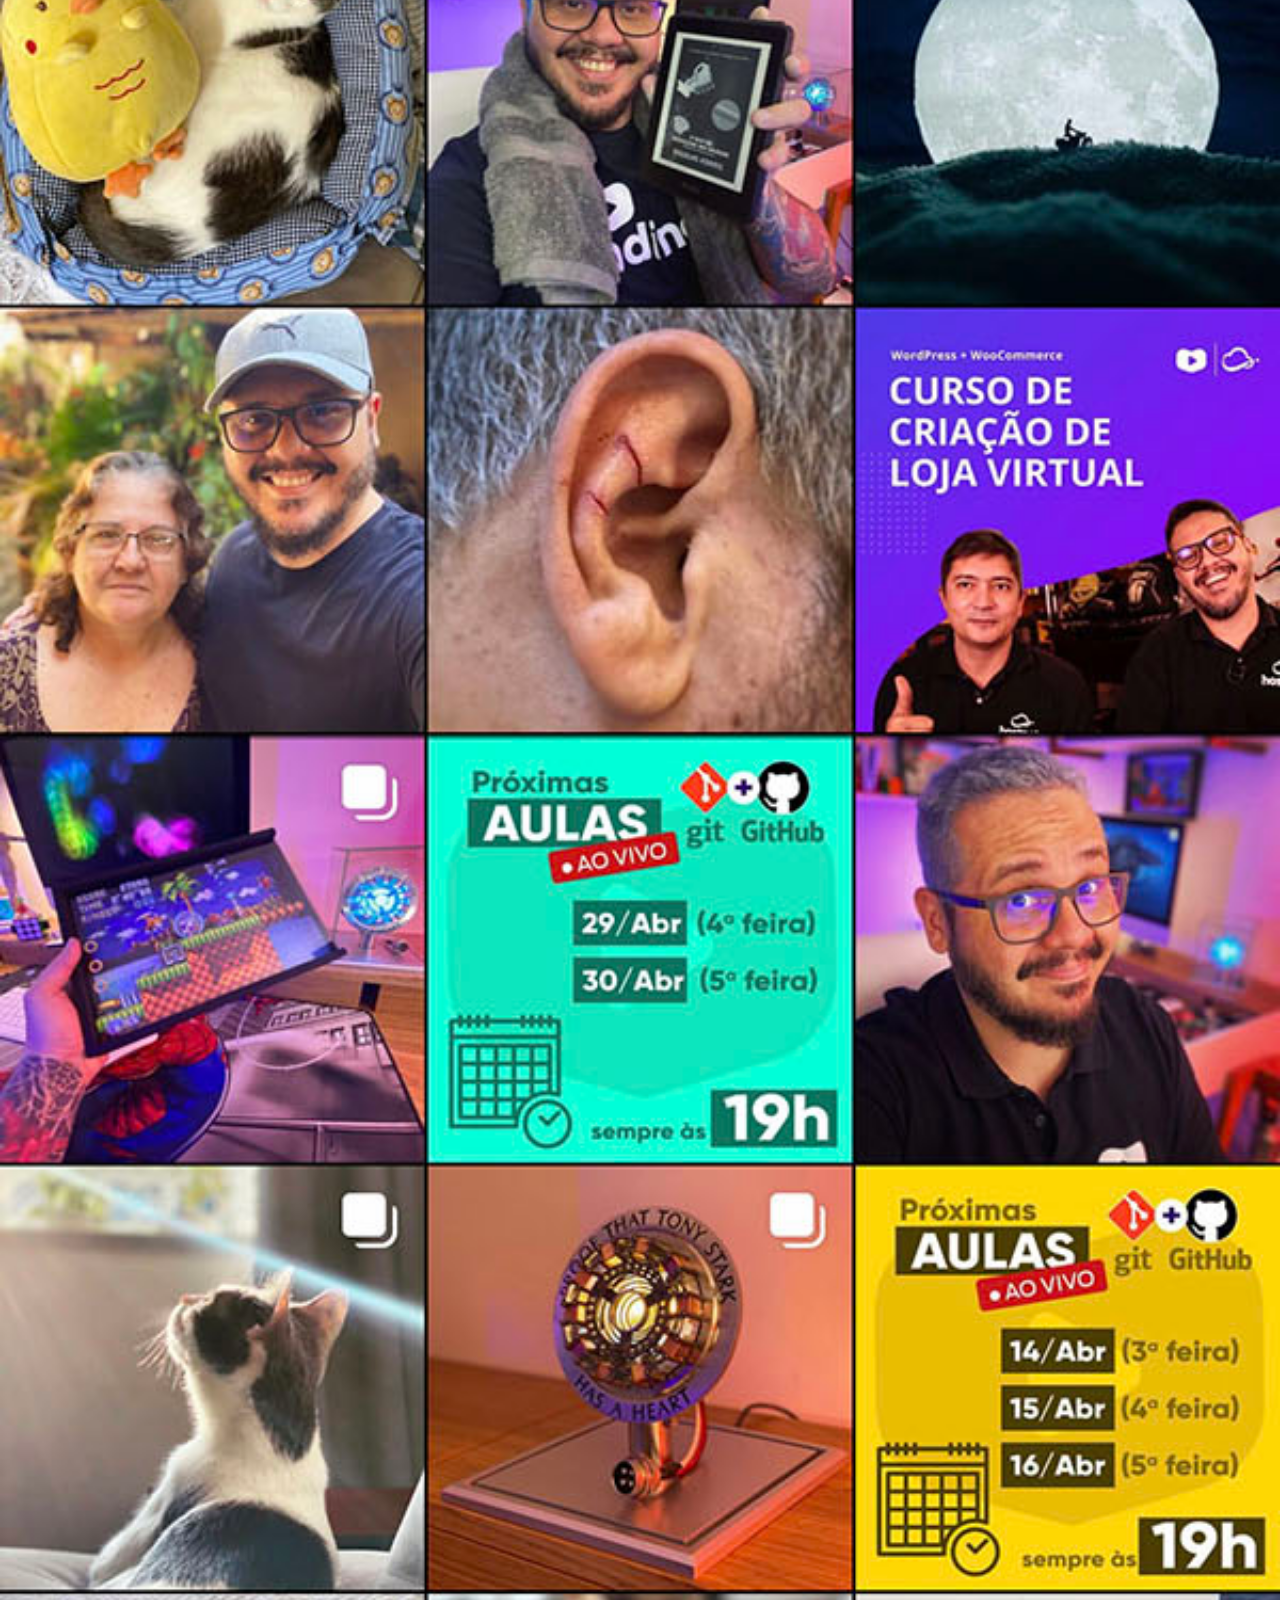
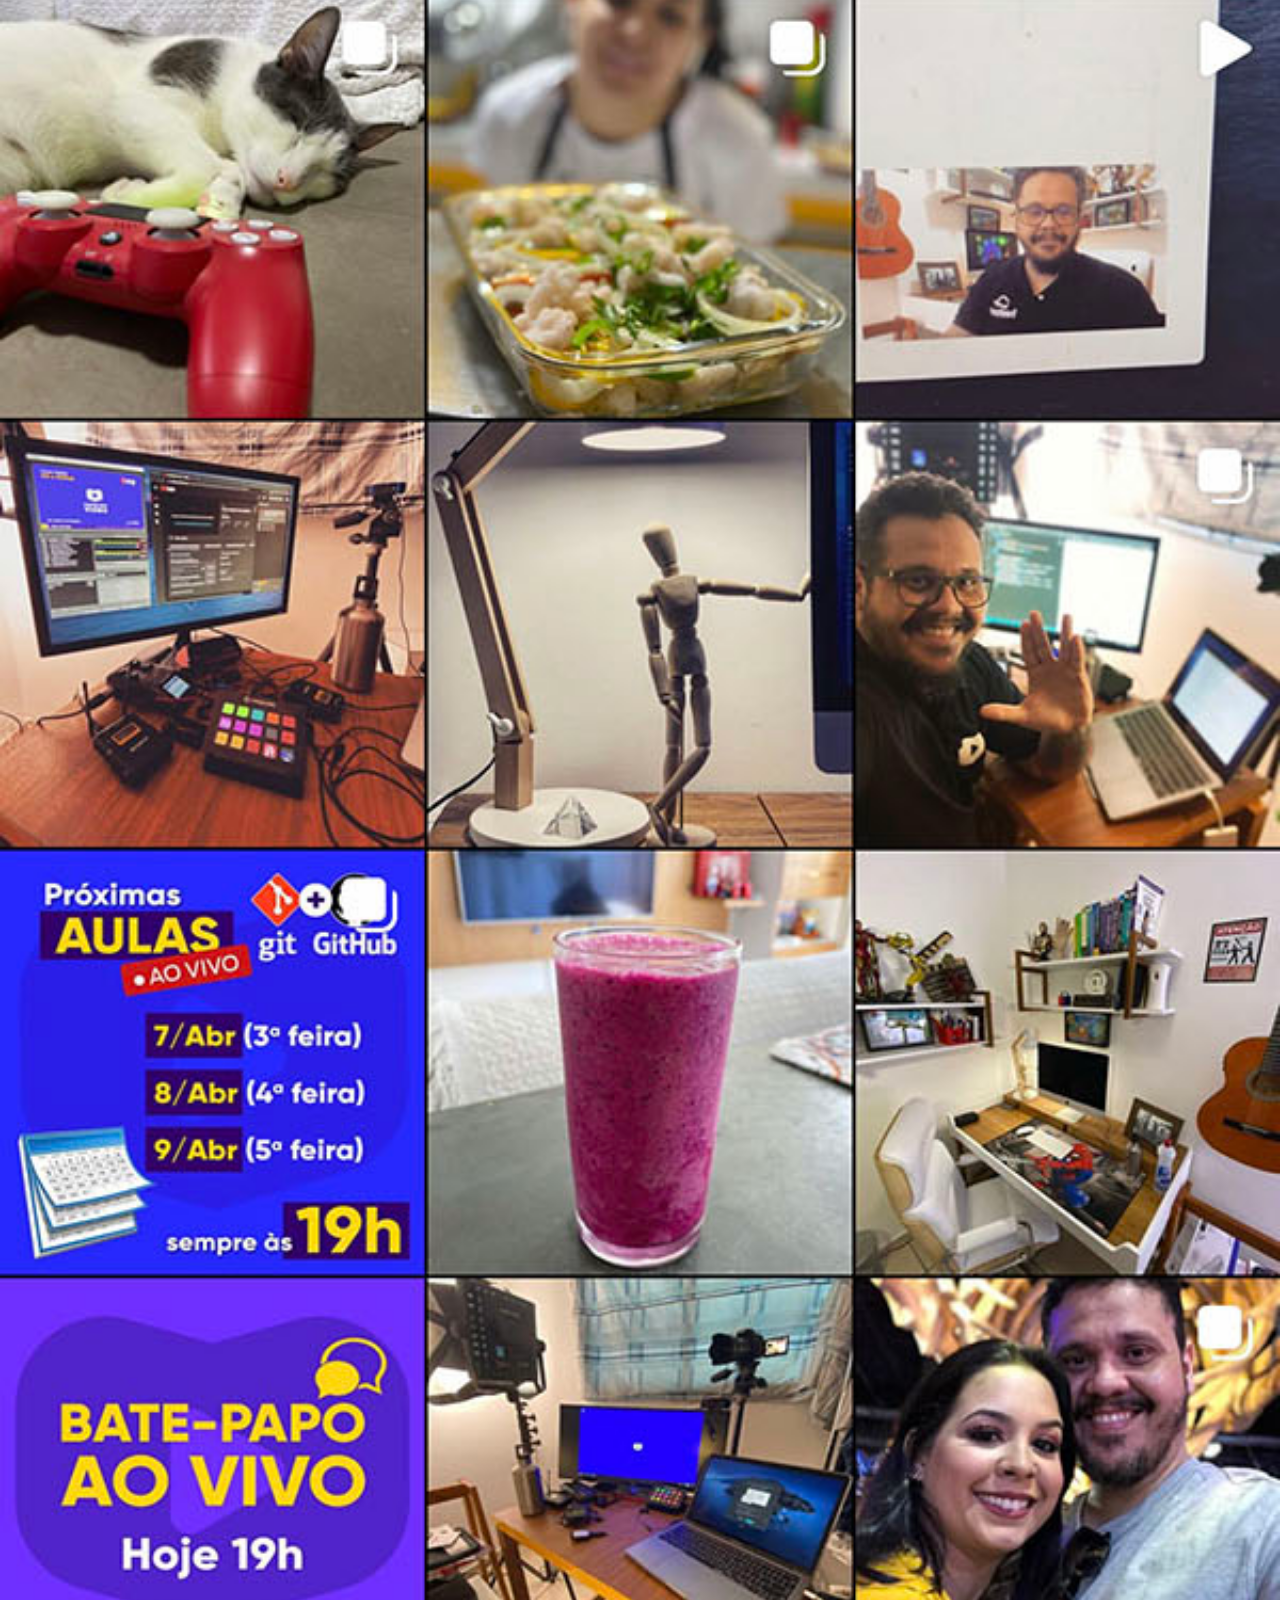
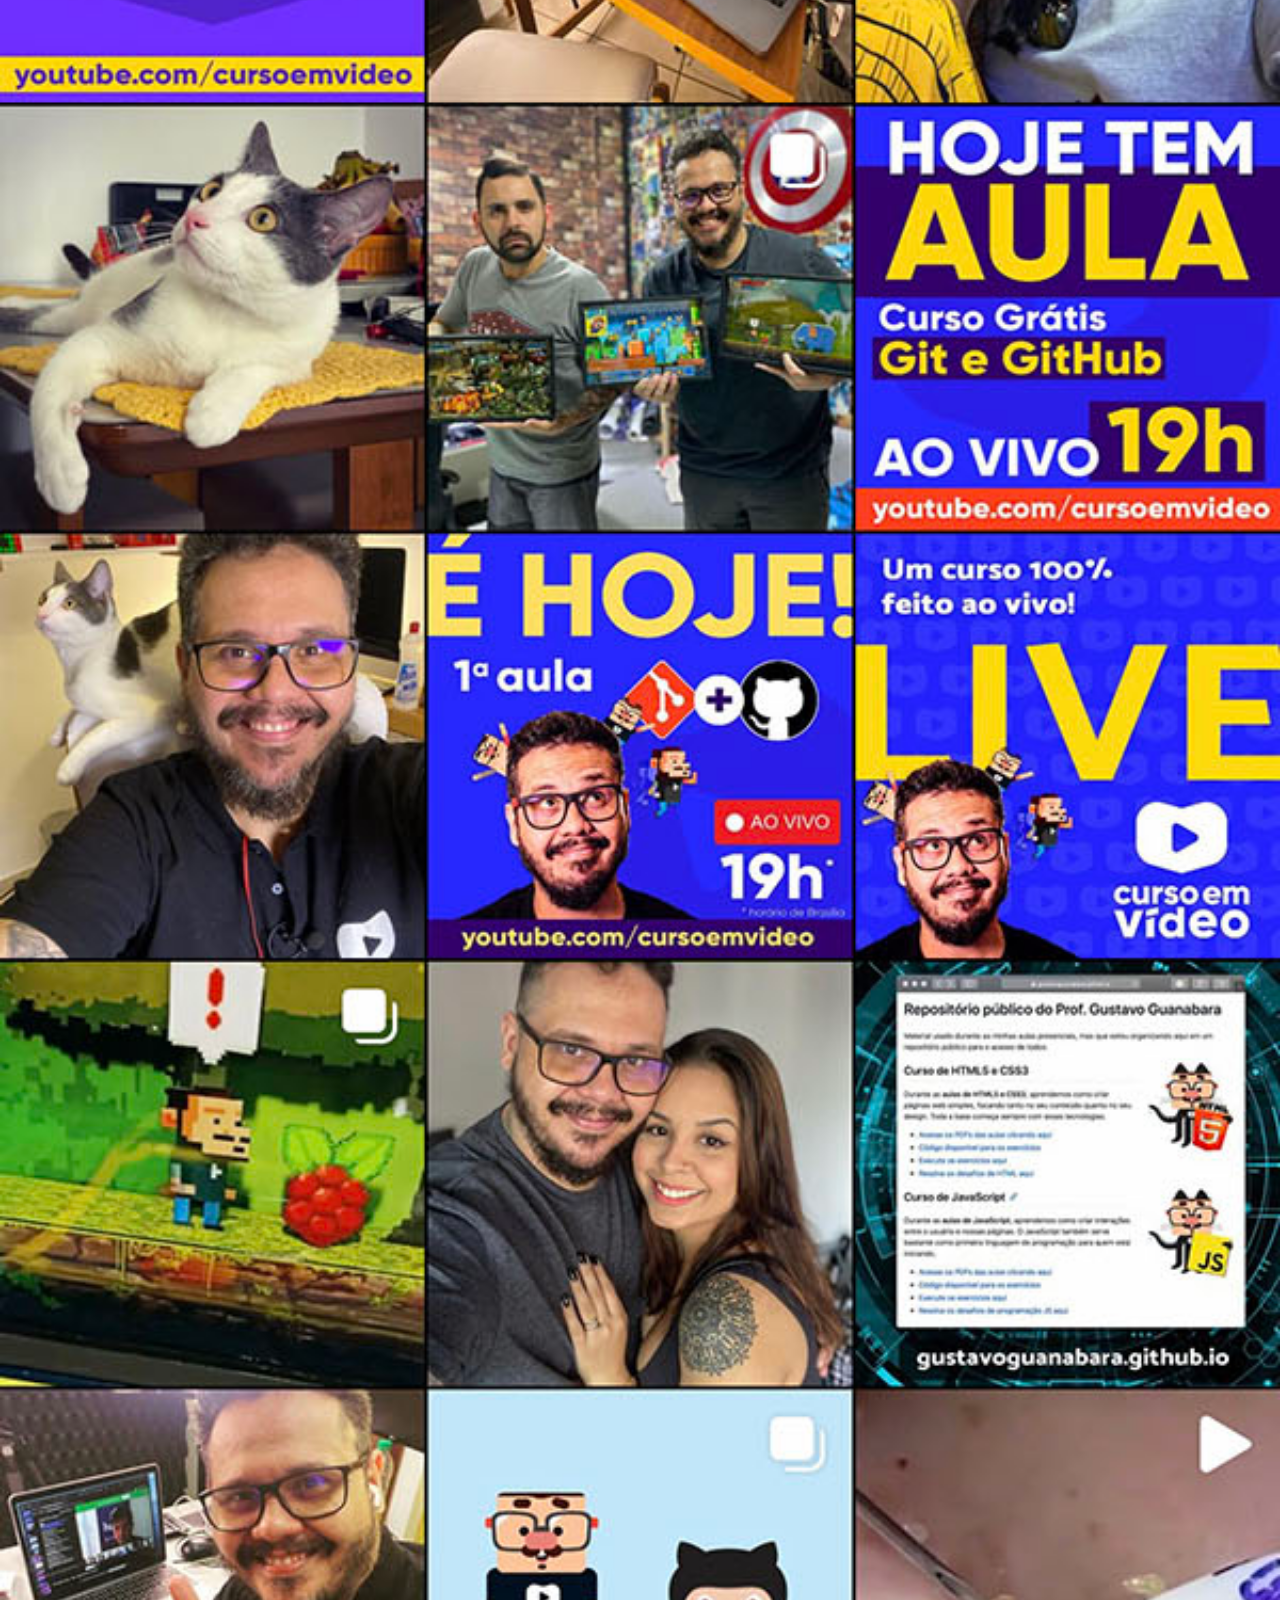
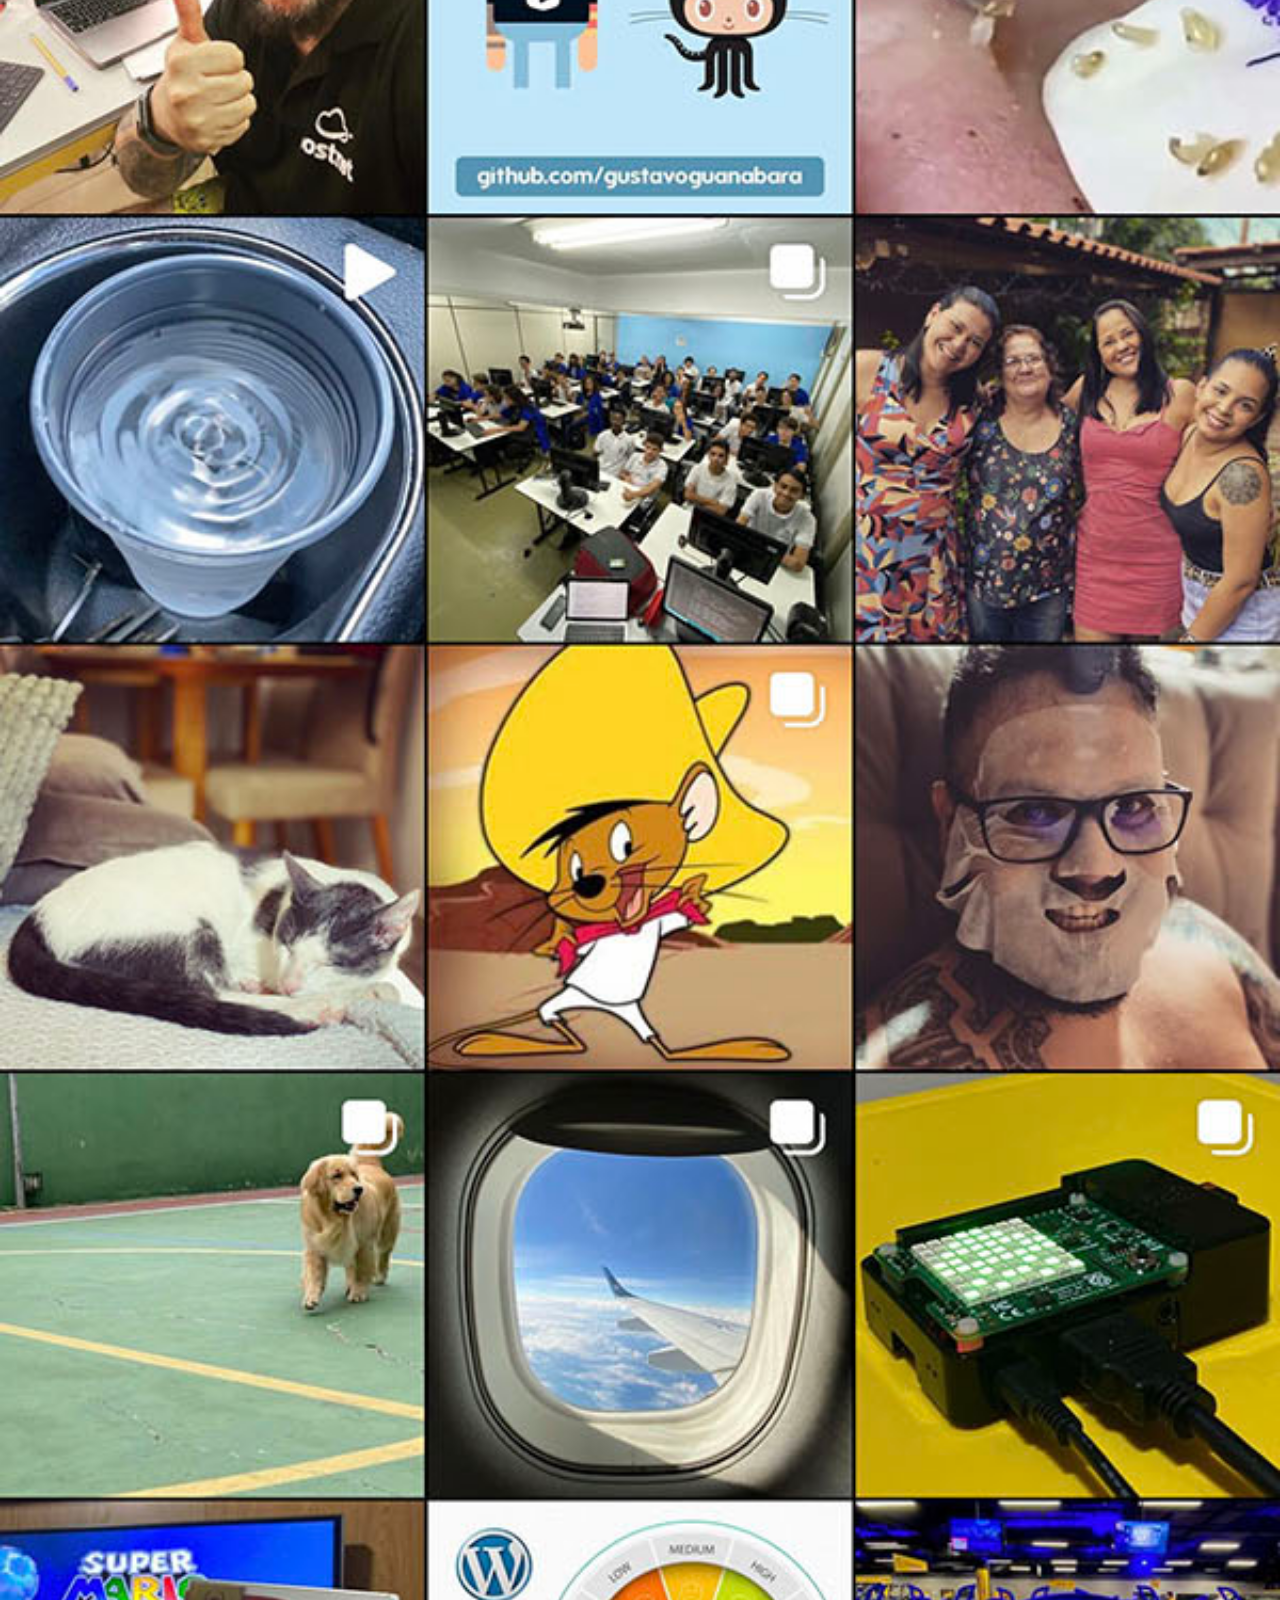
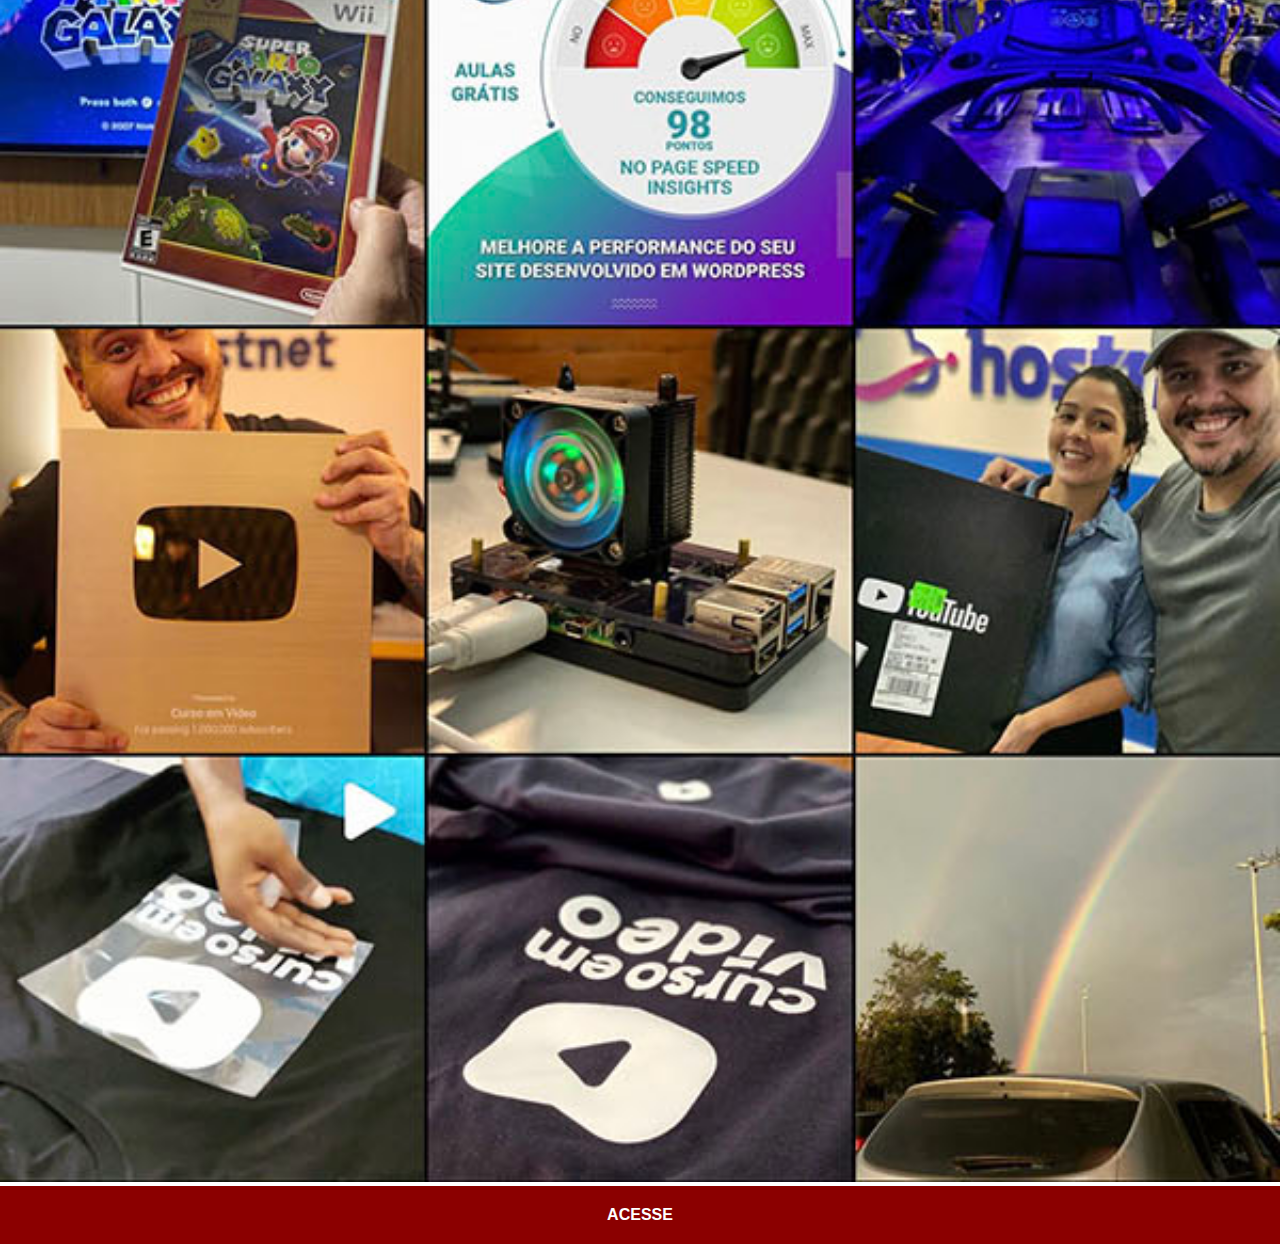
<file: instagram.html>
<!DOCTYPE html>
<html lang="en">
<head>
    <meta charset="UTF-8">
    <meta http-equiv="X-UA-Compatible" content="IE=edge">
    <meta name="viewport" content="width=device-width, initial-scale=1.0">
    <link rel="stylesheet" href="estilos/paginas.css">
    <title>Instagram</title>
</head>
<body>
    <img src="imagens/tela-instagram.jpg" alt="Instagram">
    <a href="https://www.instagram.com/cursoemvideo/" target="_blank">ACESSE</a>
</body>
</html>
</file>
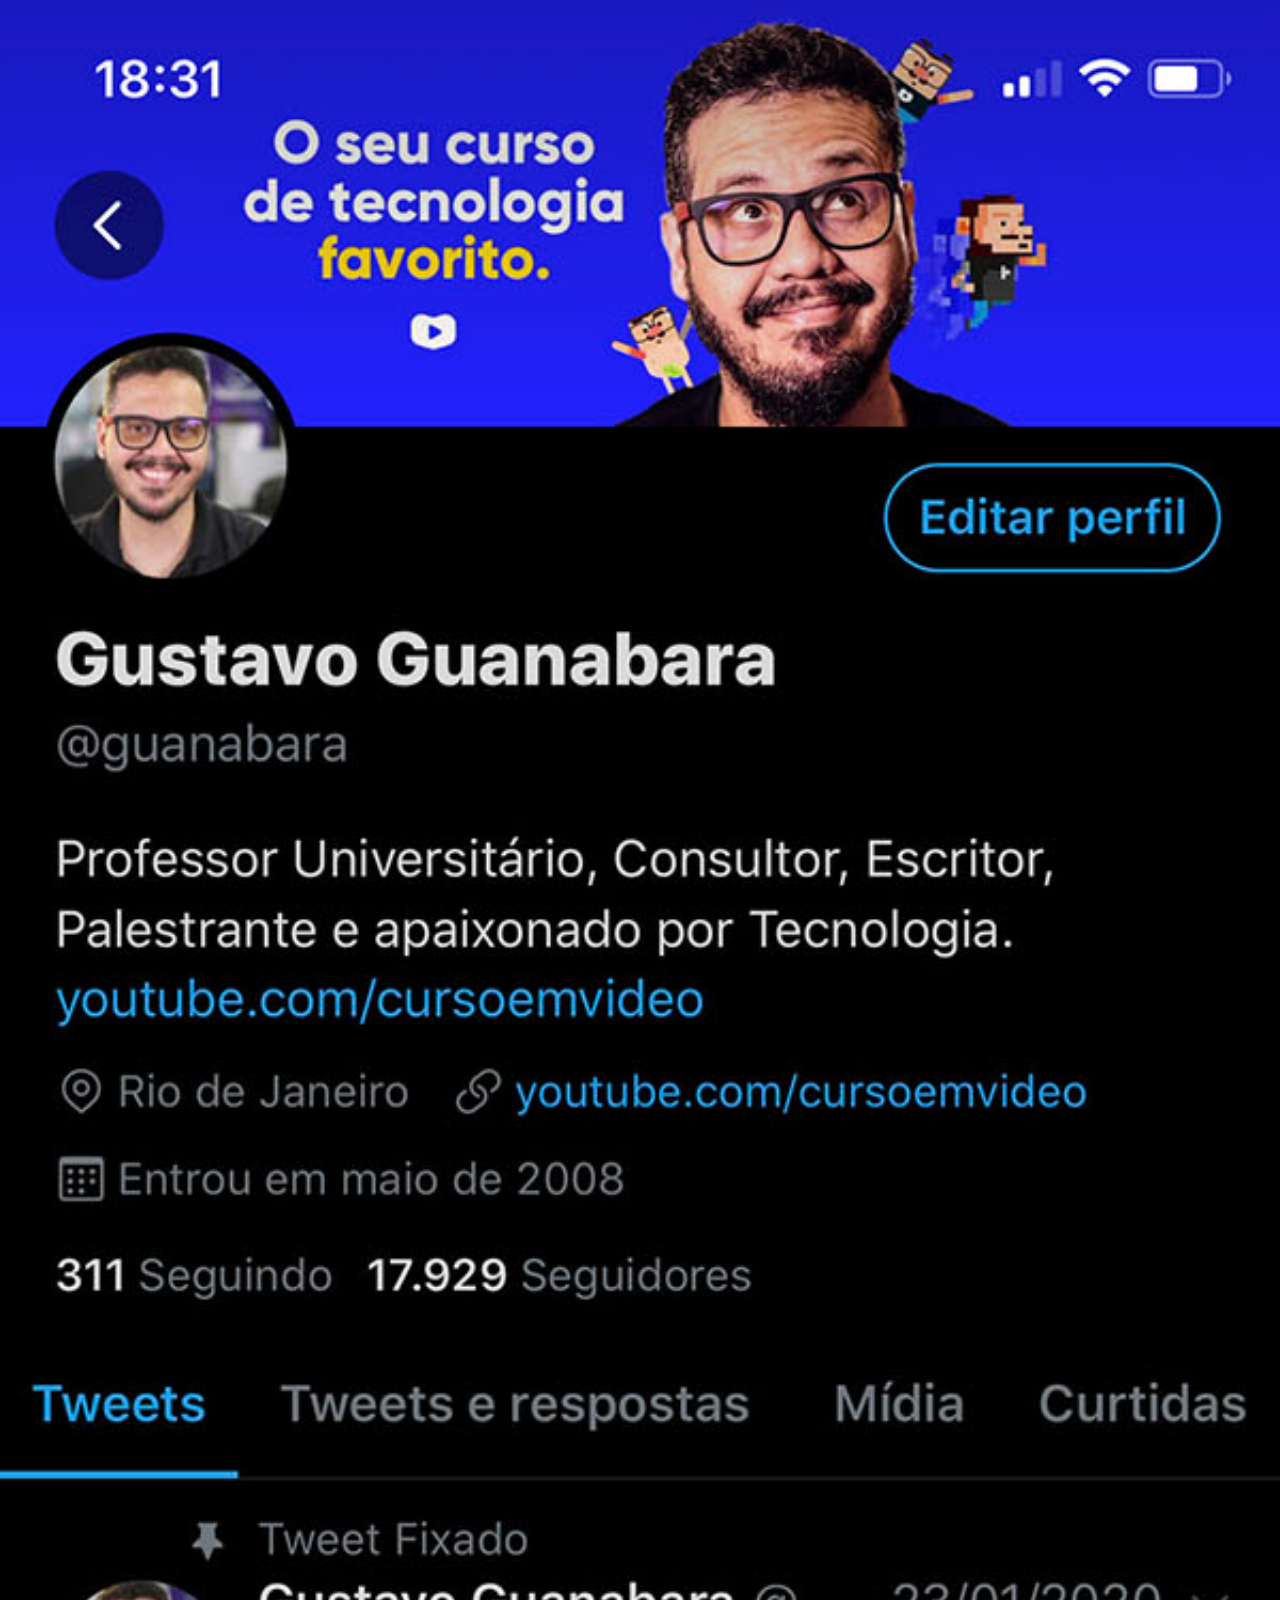
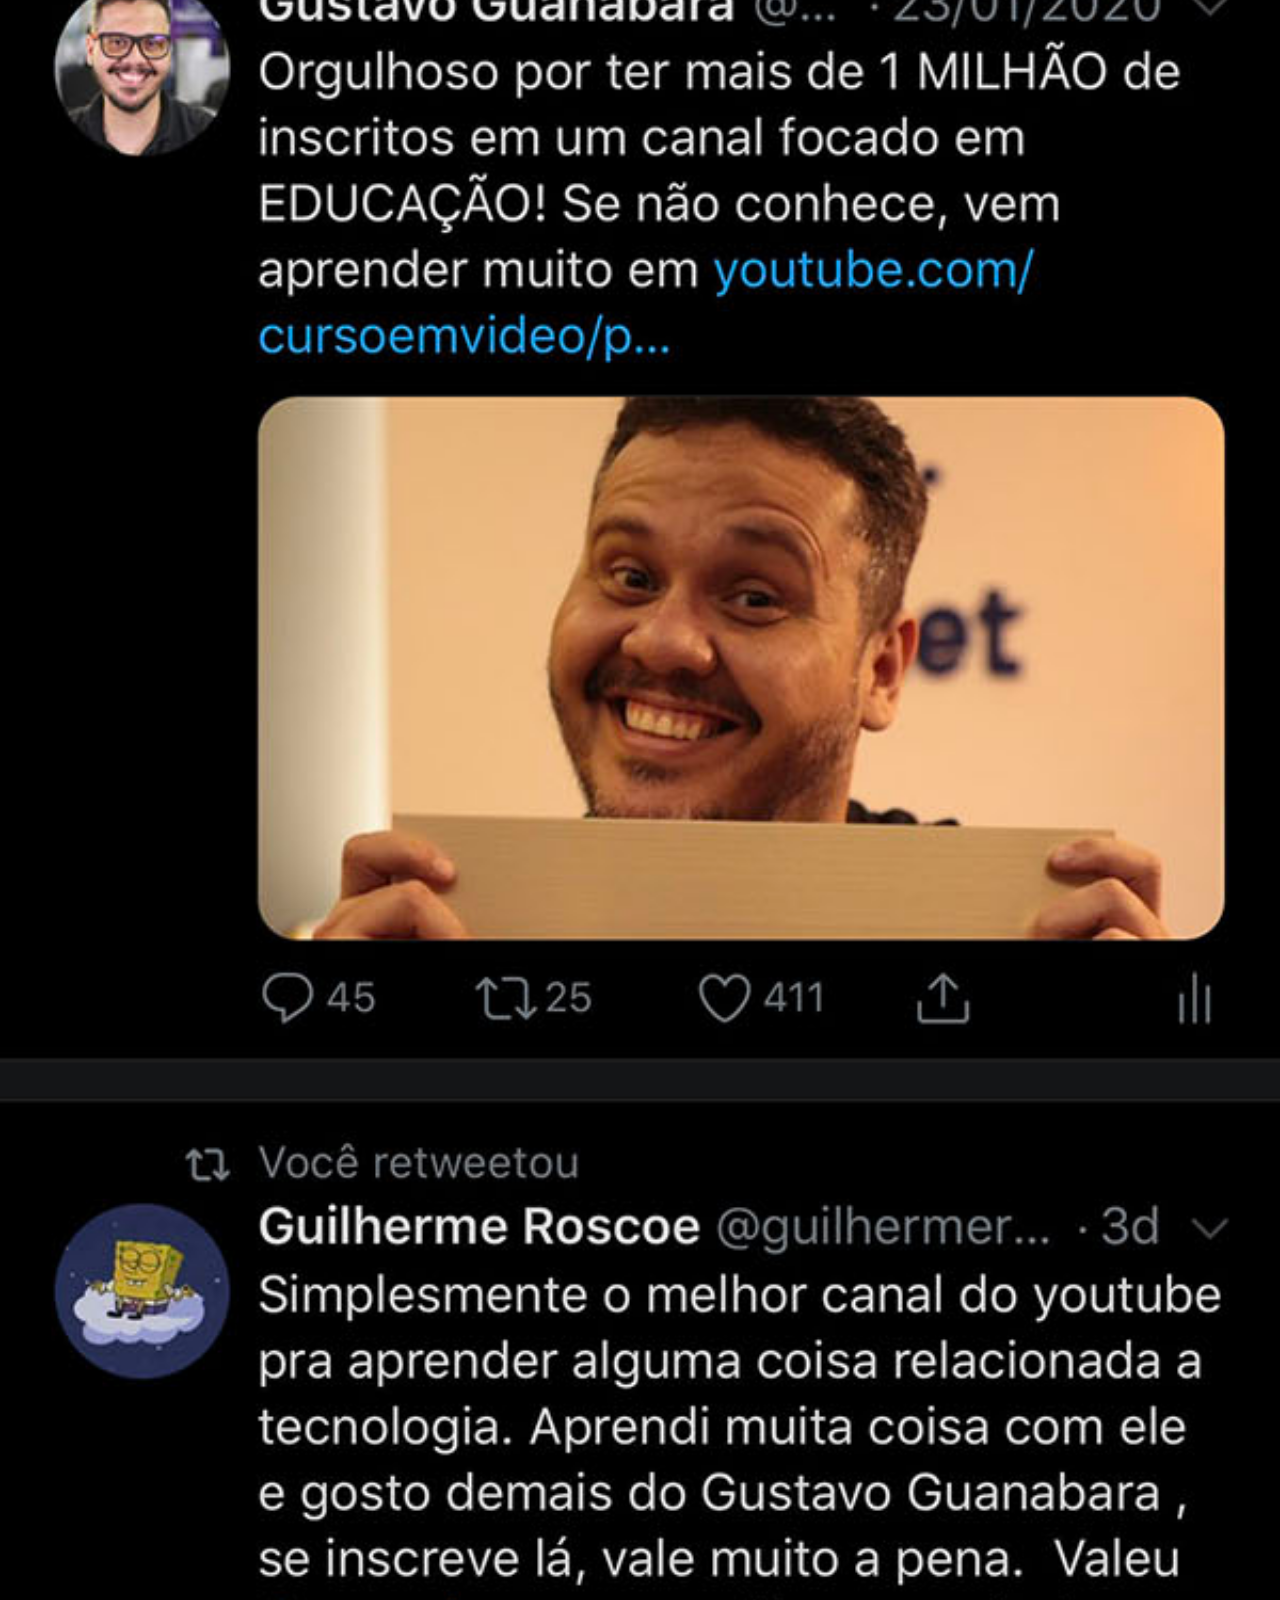
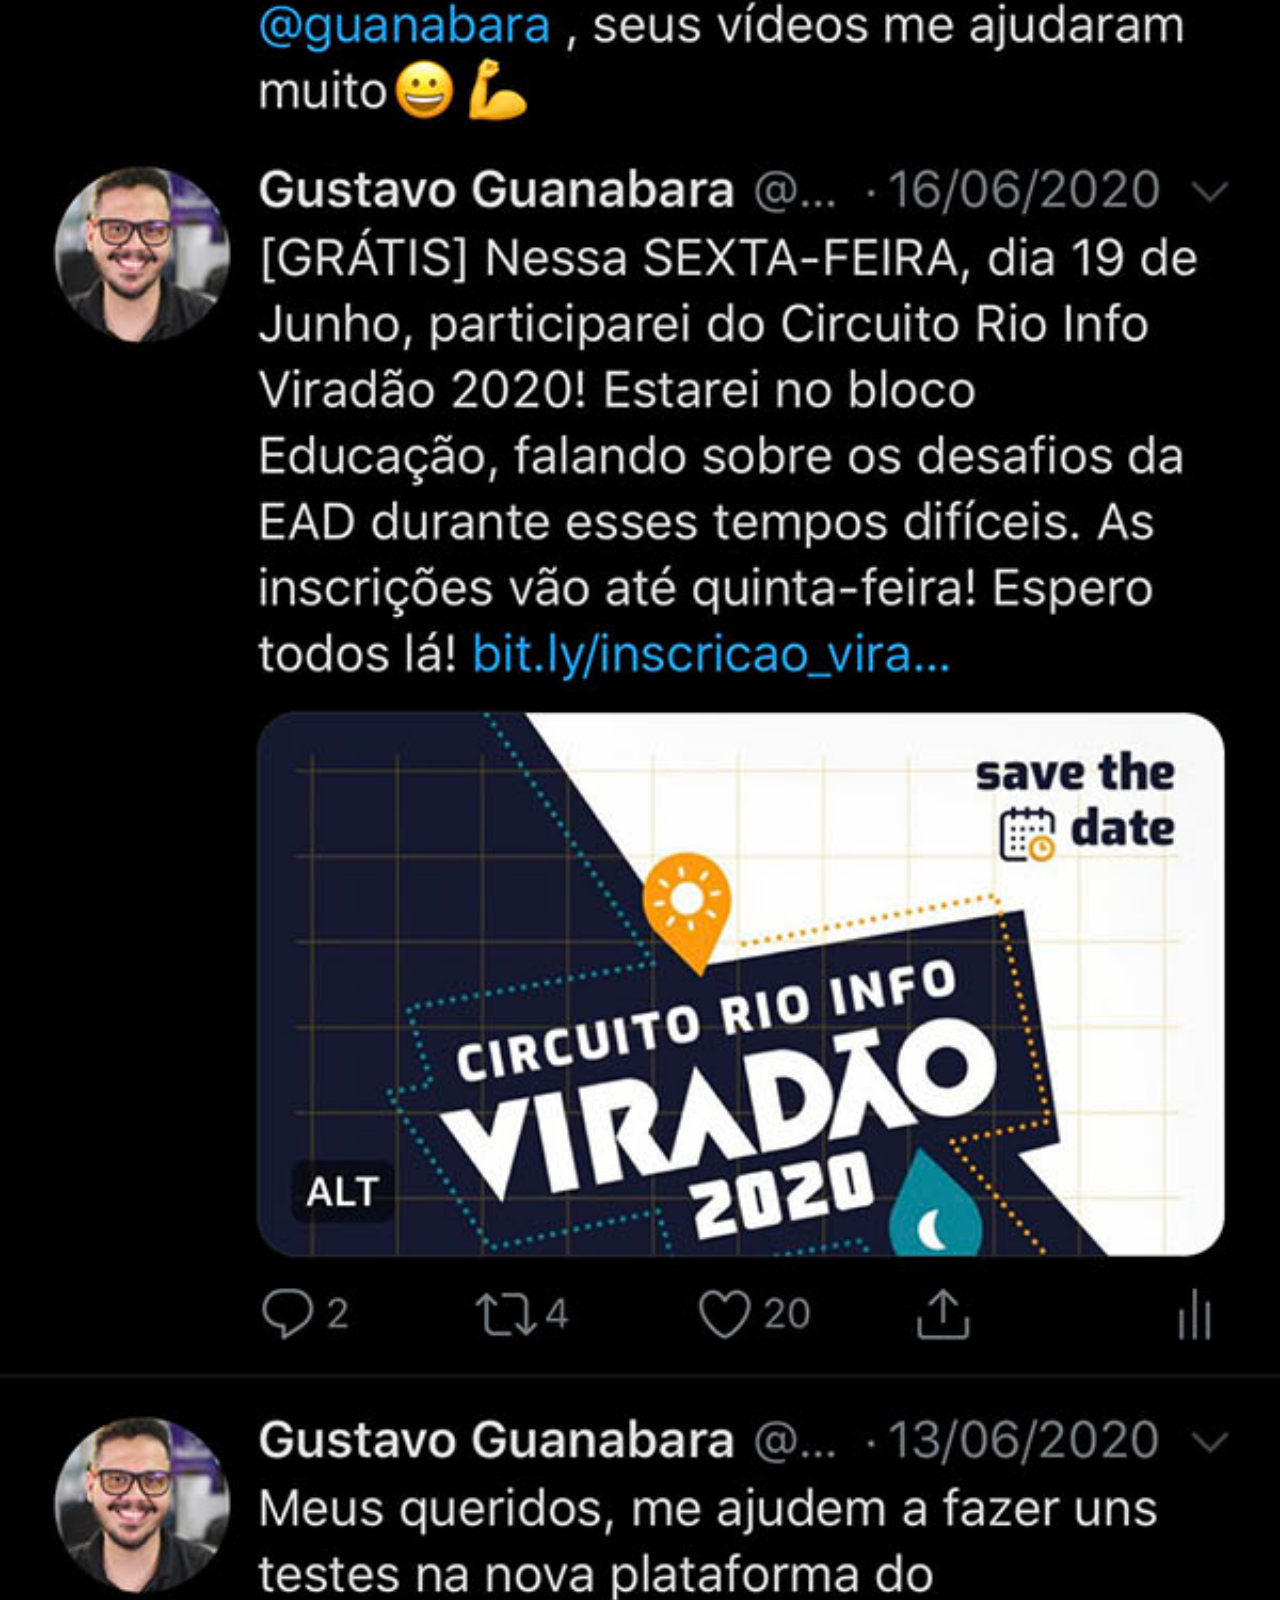
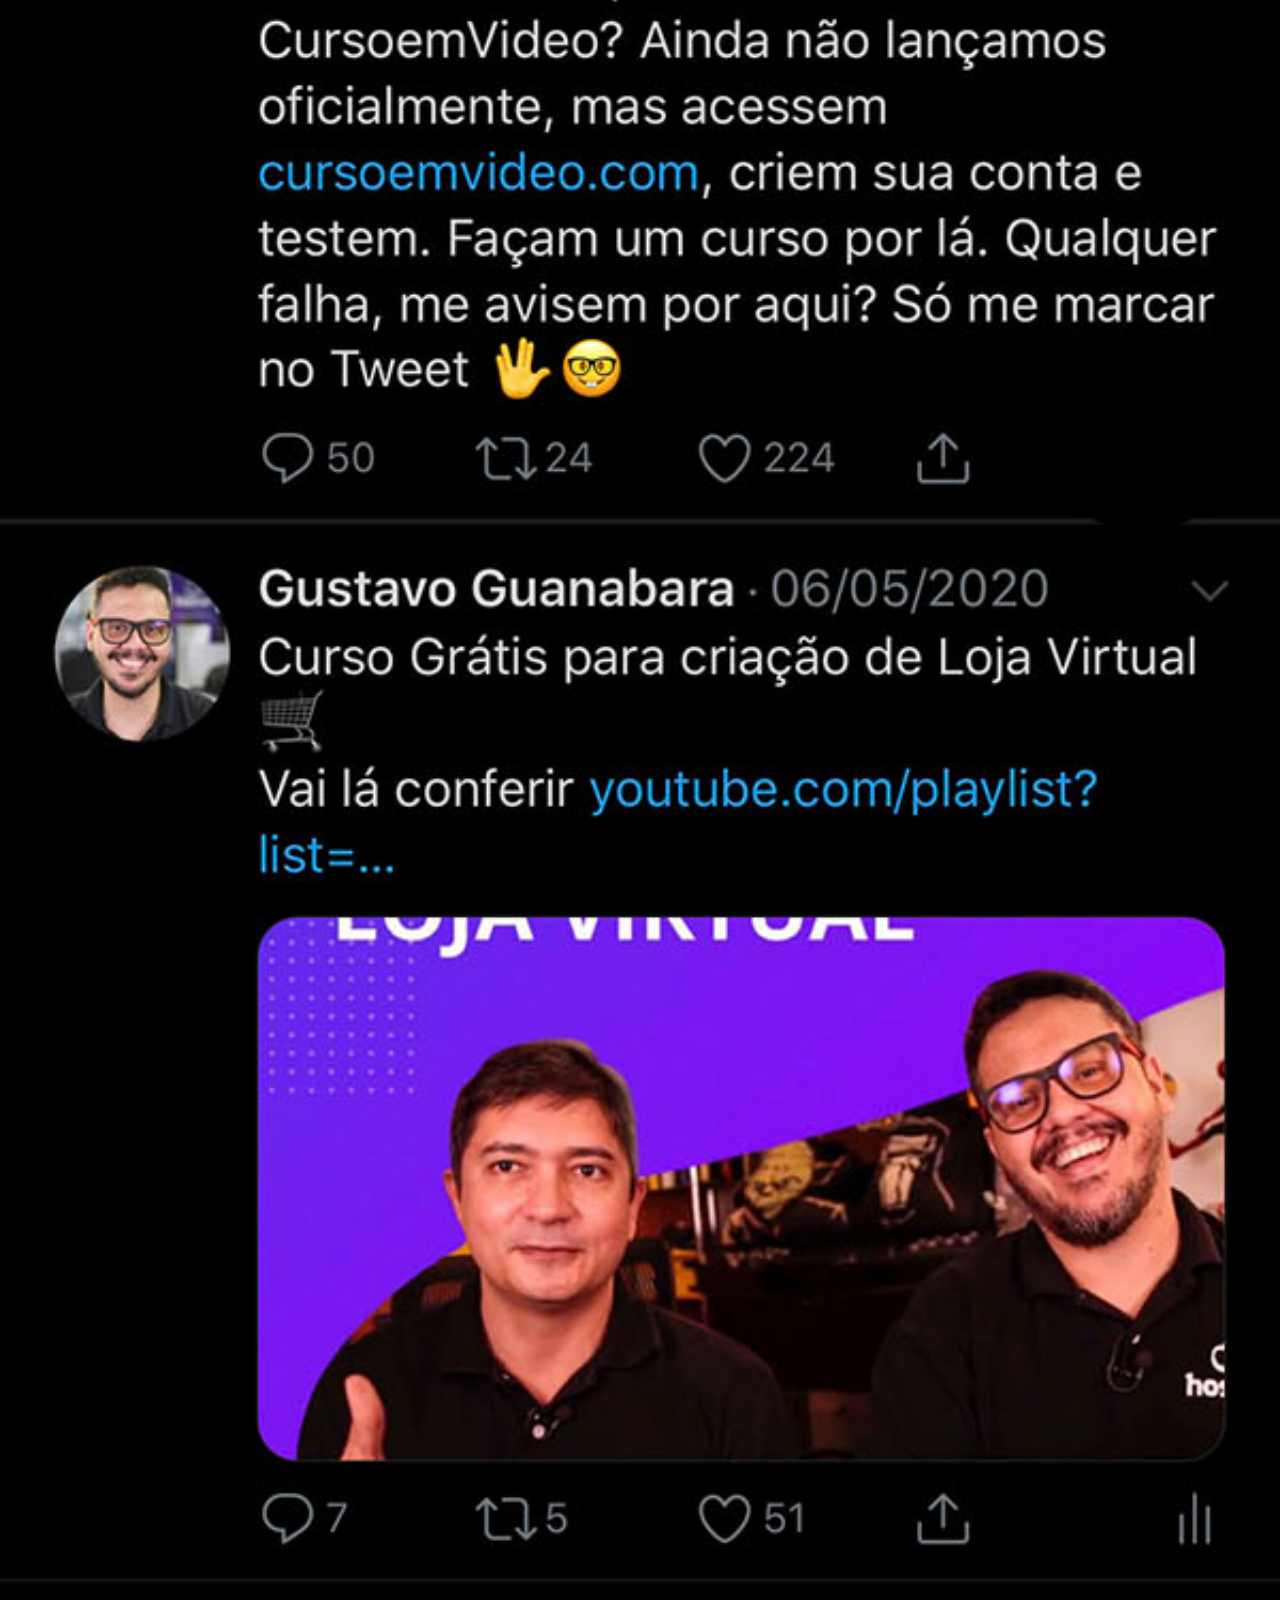
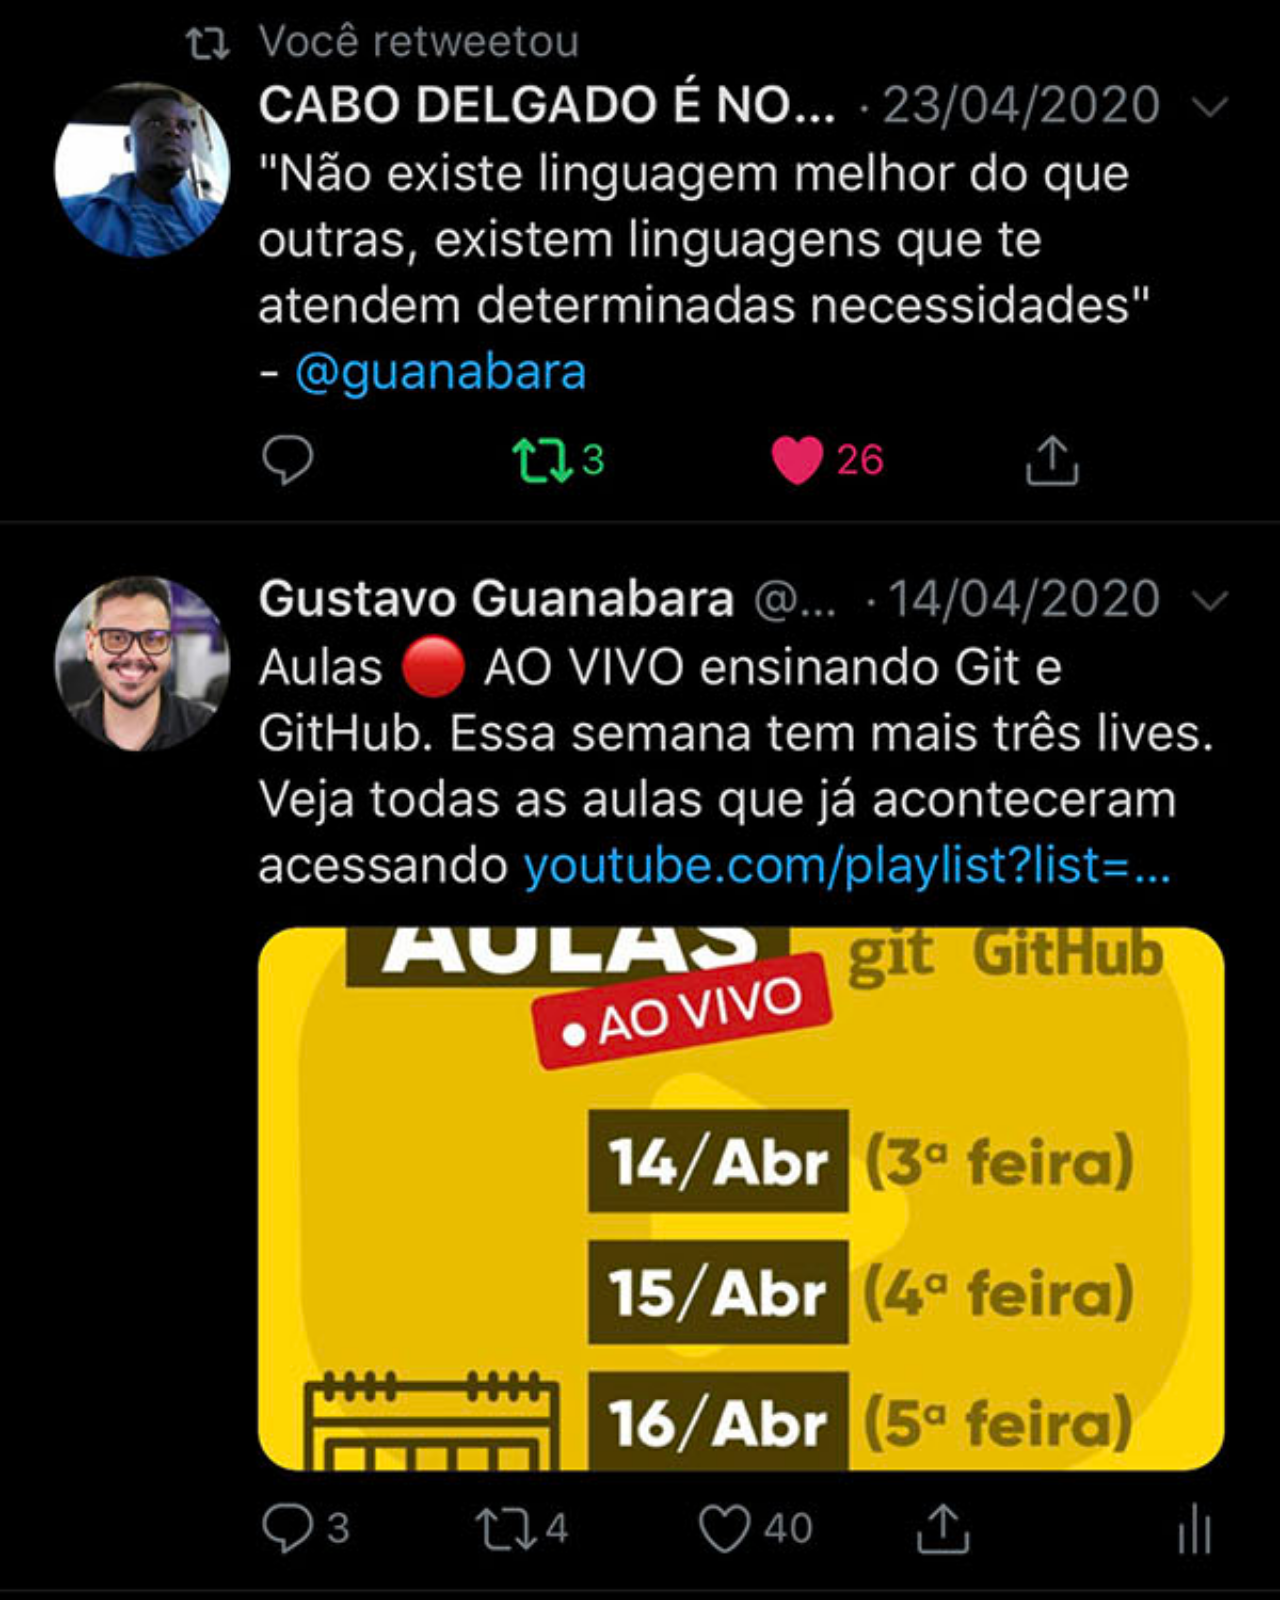
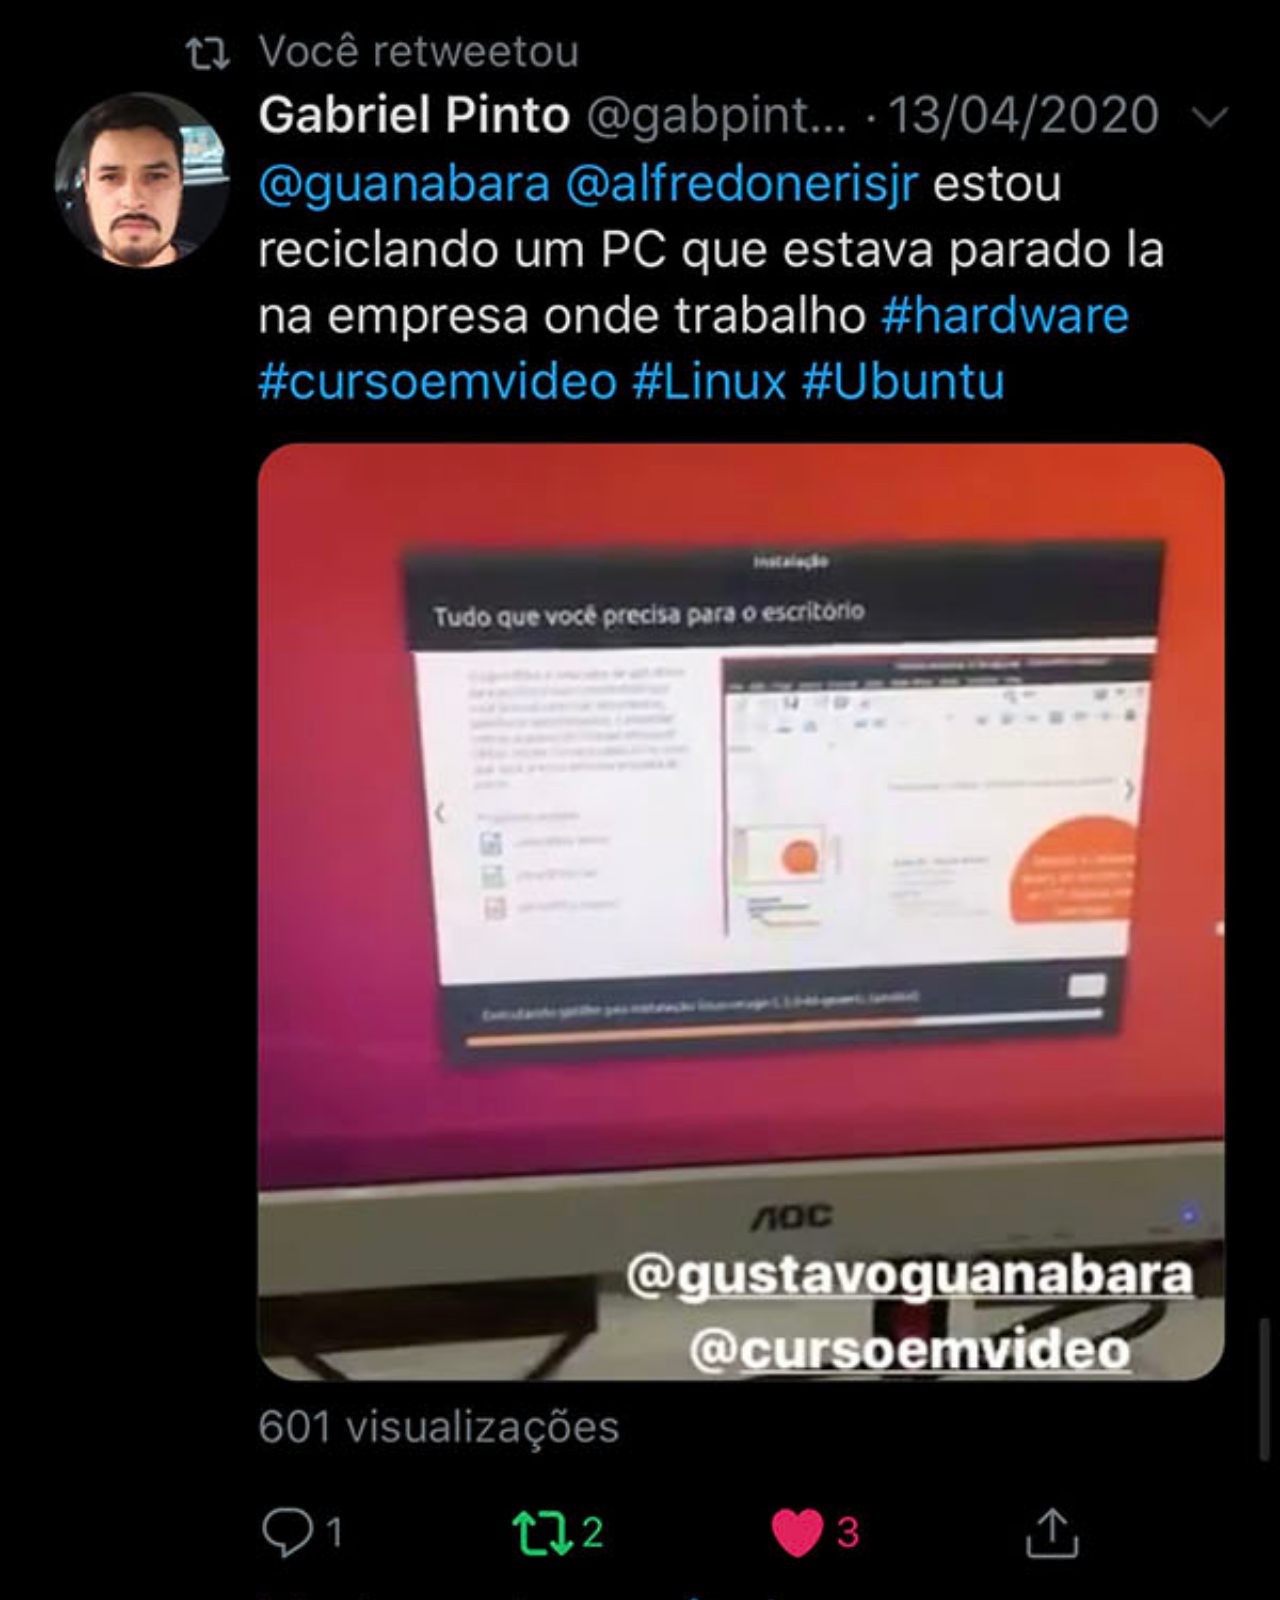
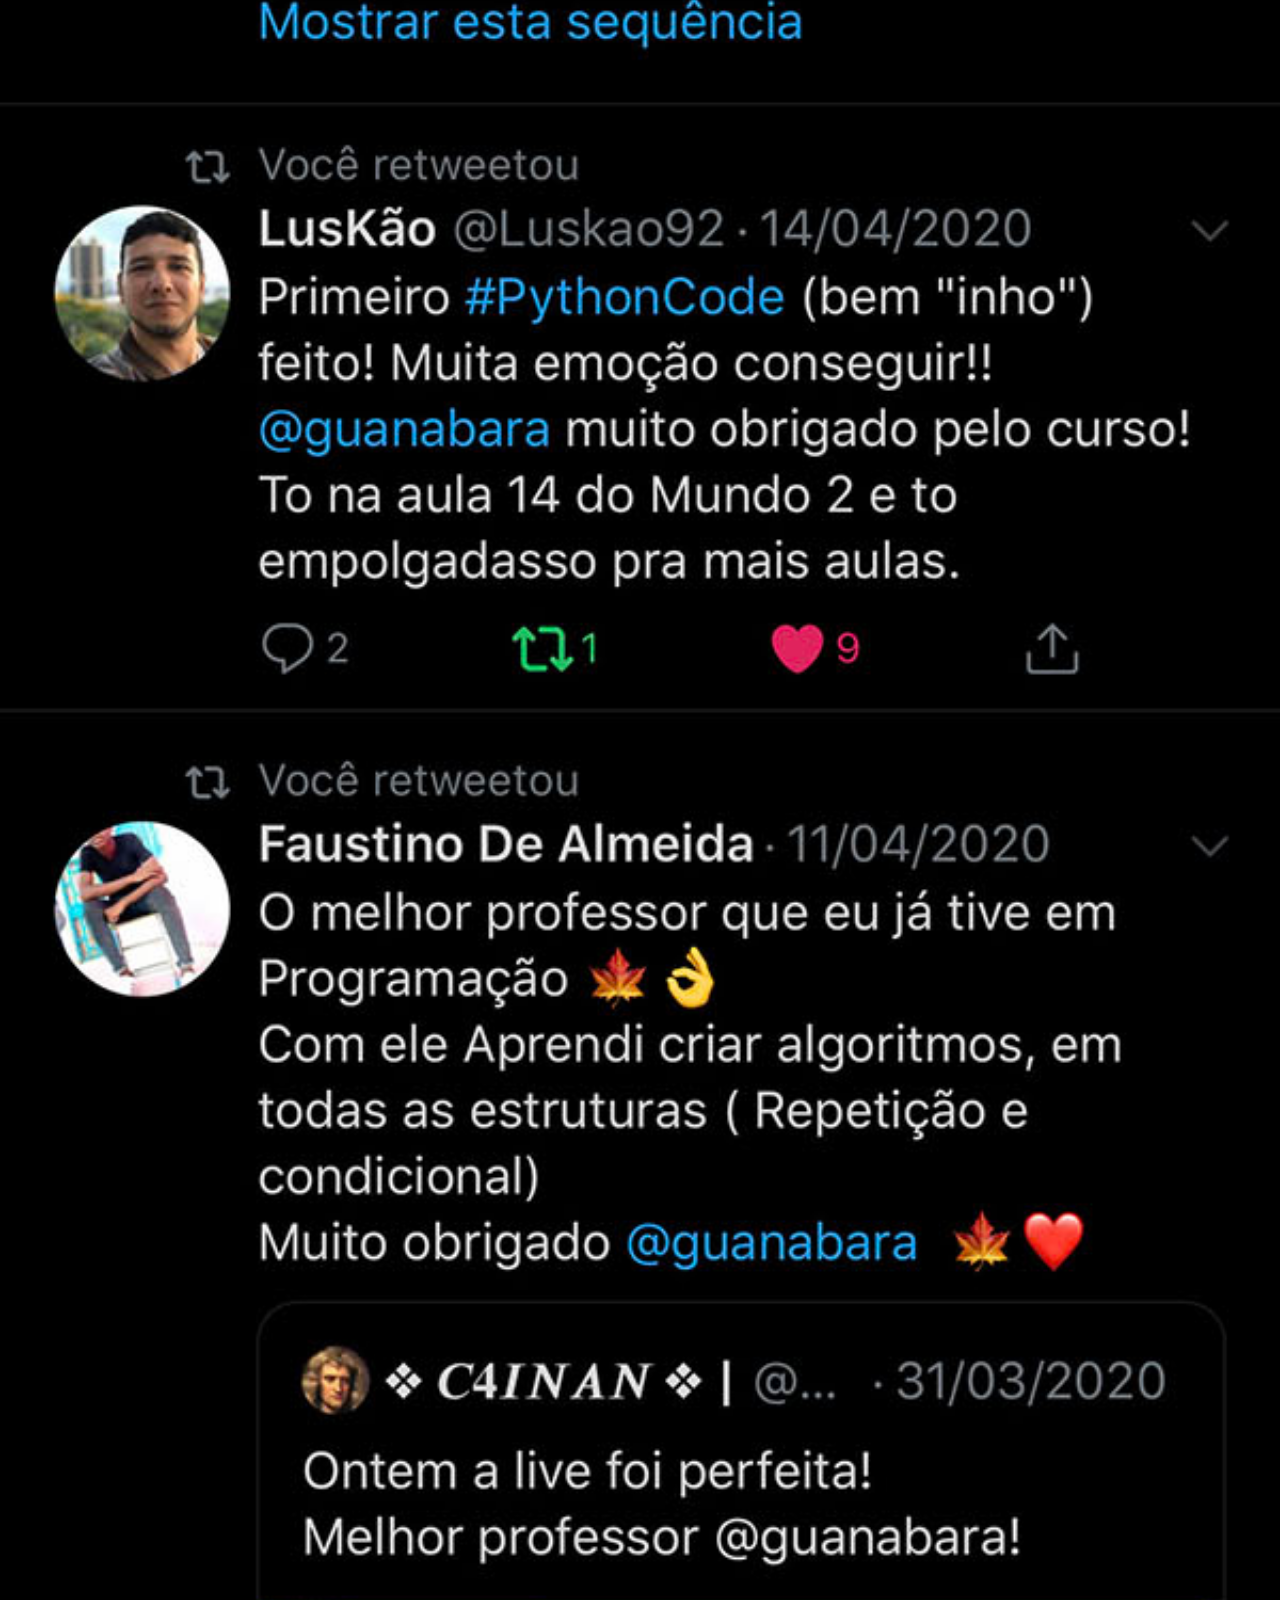
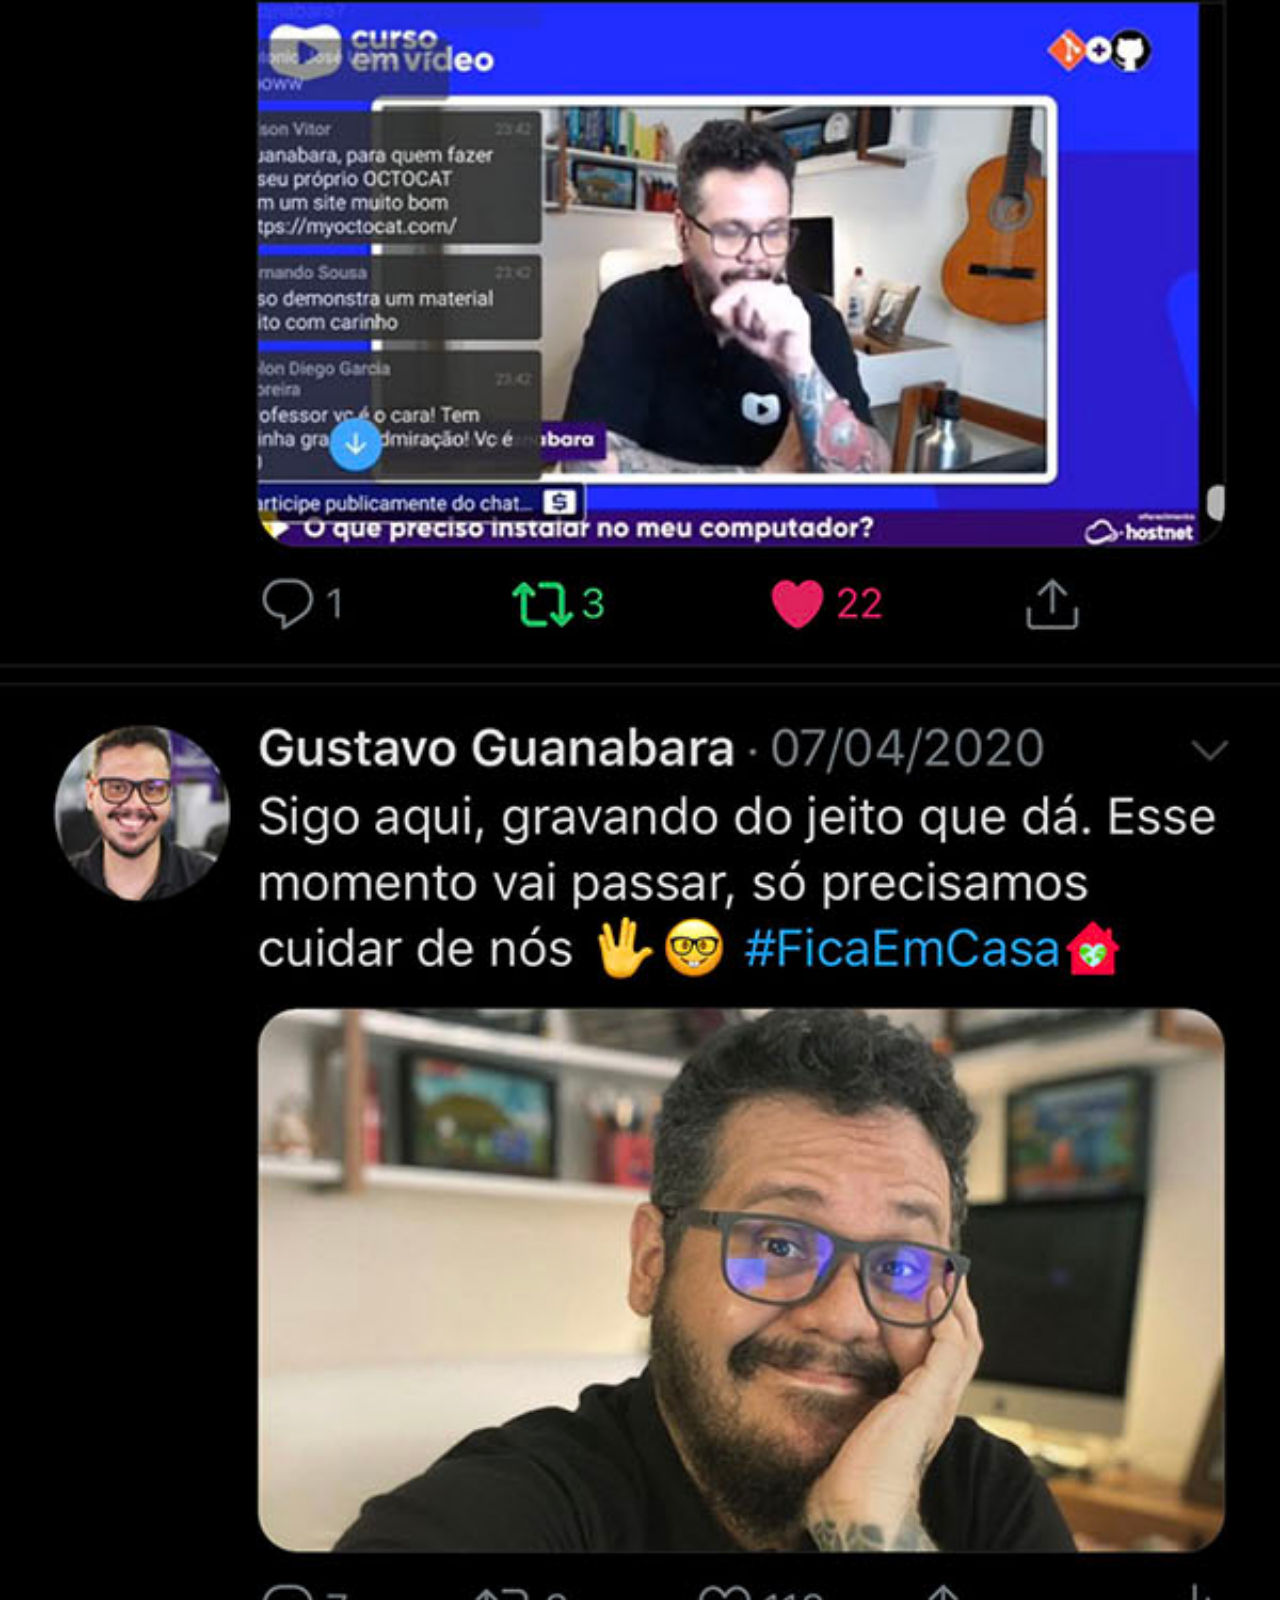
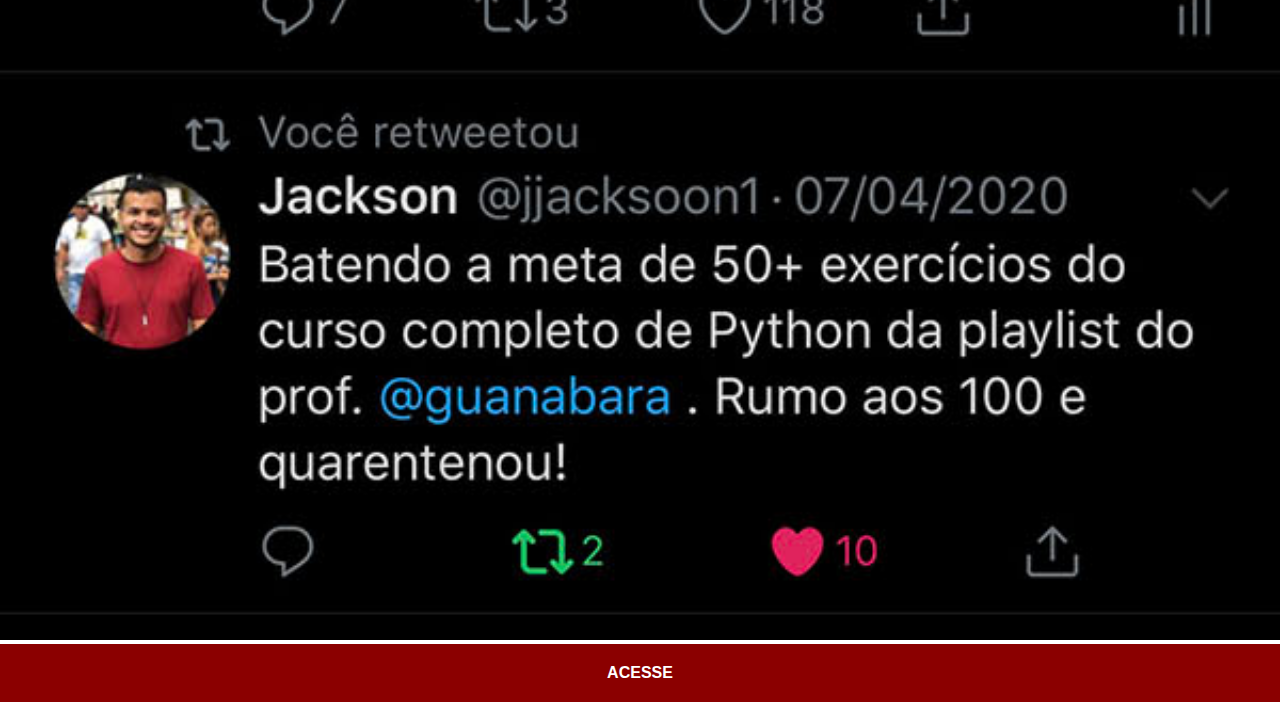
<file: twitter.html>
<!DOCTYPE html>
<html lang="en">
<head>
    <meta charset="UTF-8">
    <meta http-equiv="X-UA-Compatible" content="IE=edge">
    <meta name="viewport" content="width=device-width, initial-scale=1.0">
    <link rel="stylesheet" href="estilos/paginas.css">
    <title>Twitter</title>
</head>
<body>
    <img src="imagens/tela-twitter.jpg" alt="Twitter">
    <a href="https://twitter.com/cursosemvideo" target="_blank">ACESSE</a>
</body>
</html>
</file>
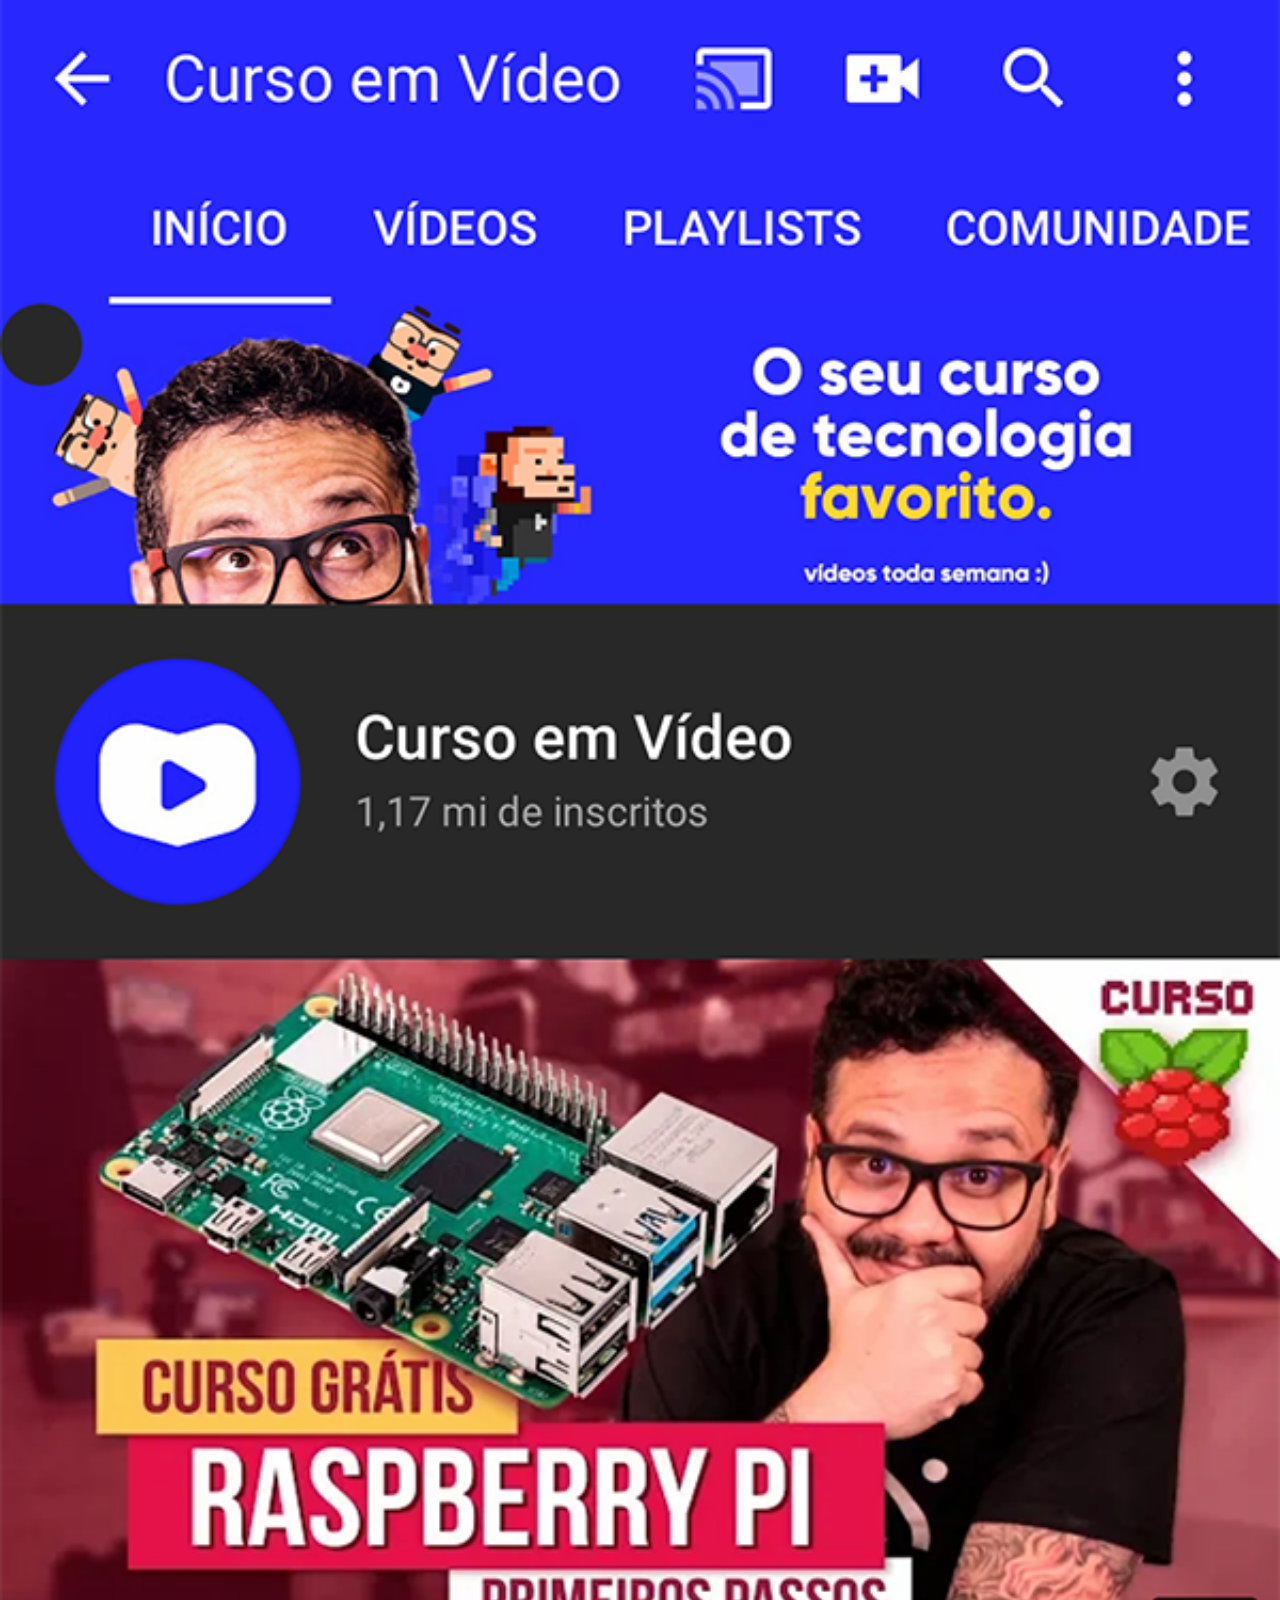
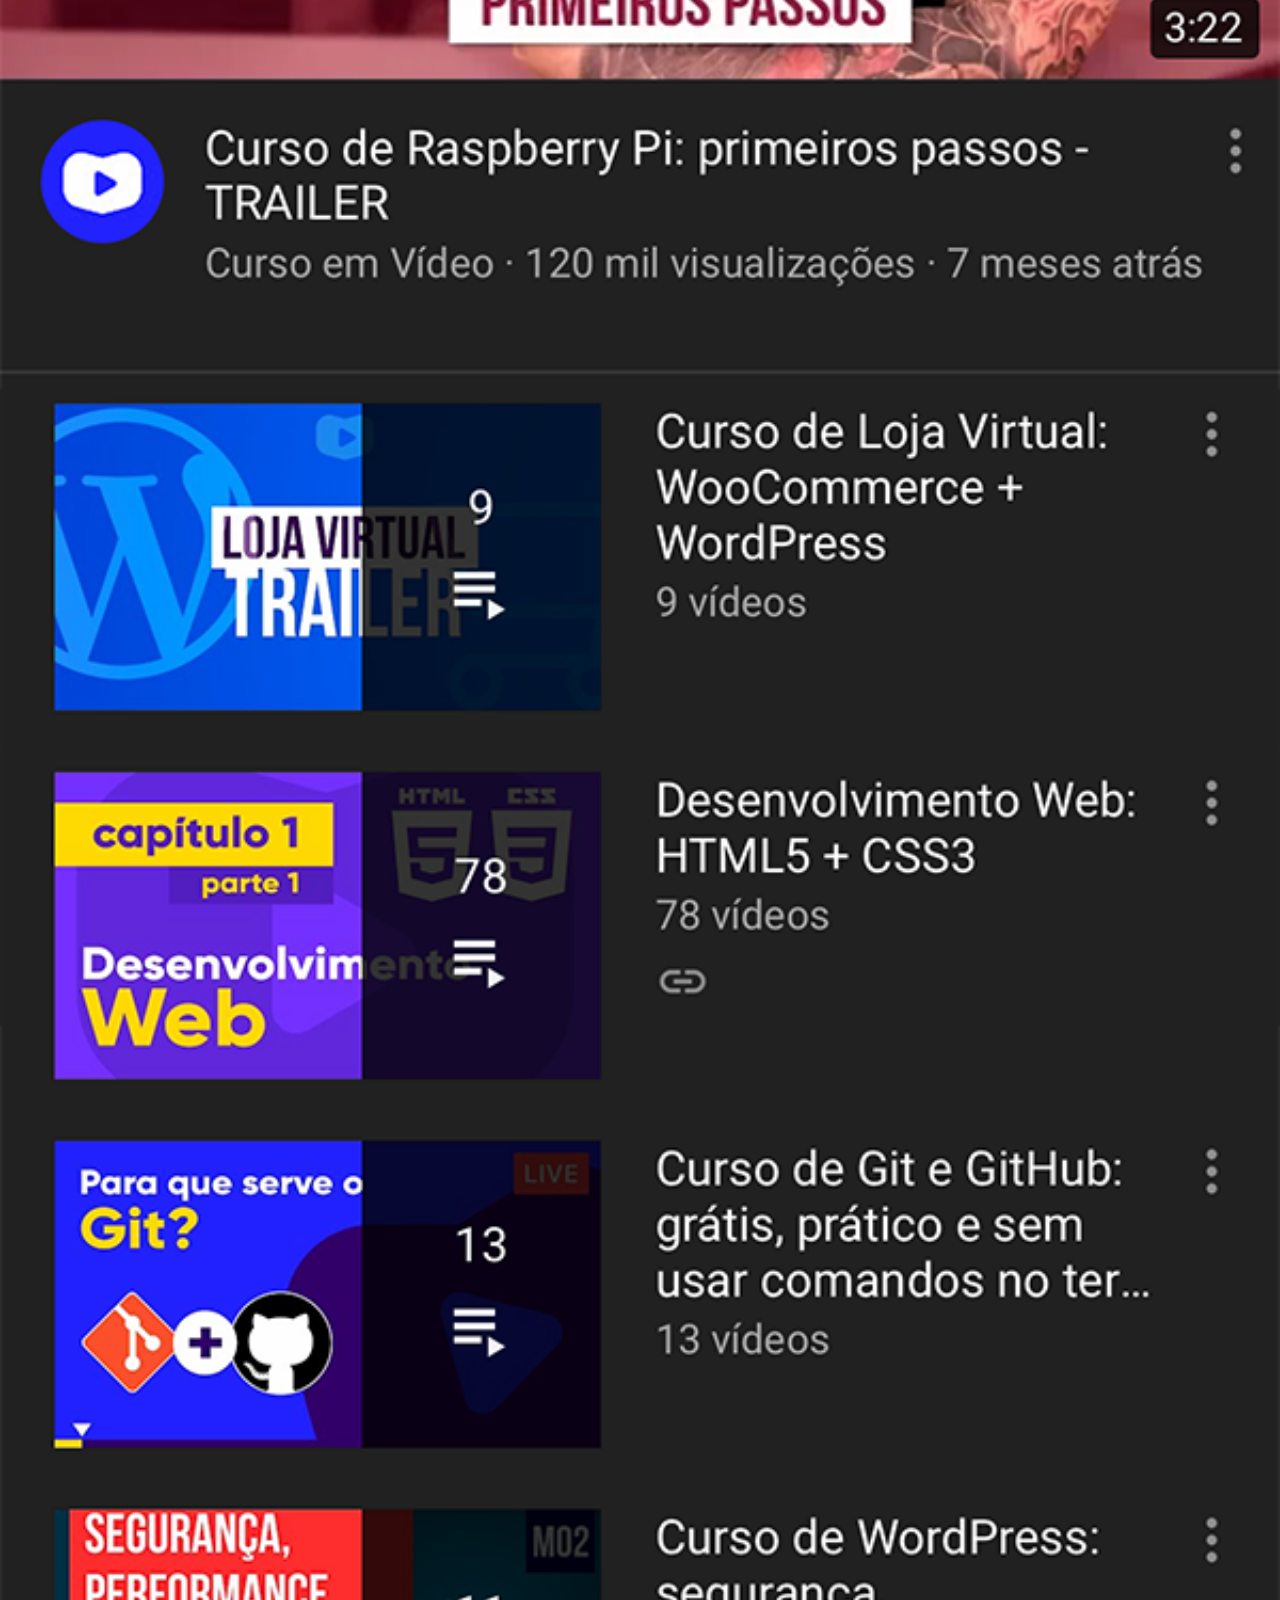
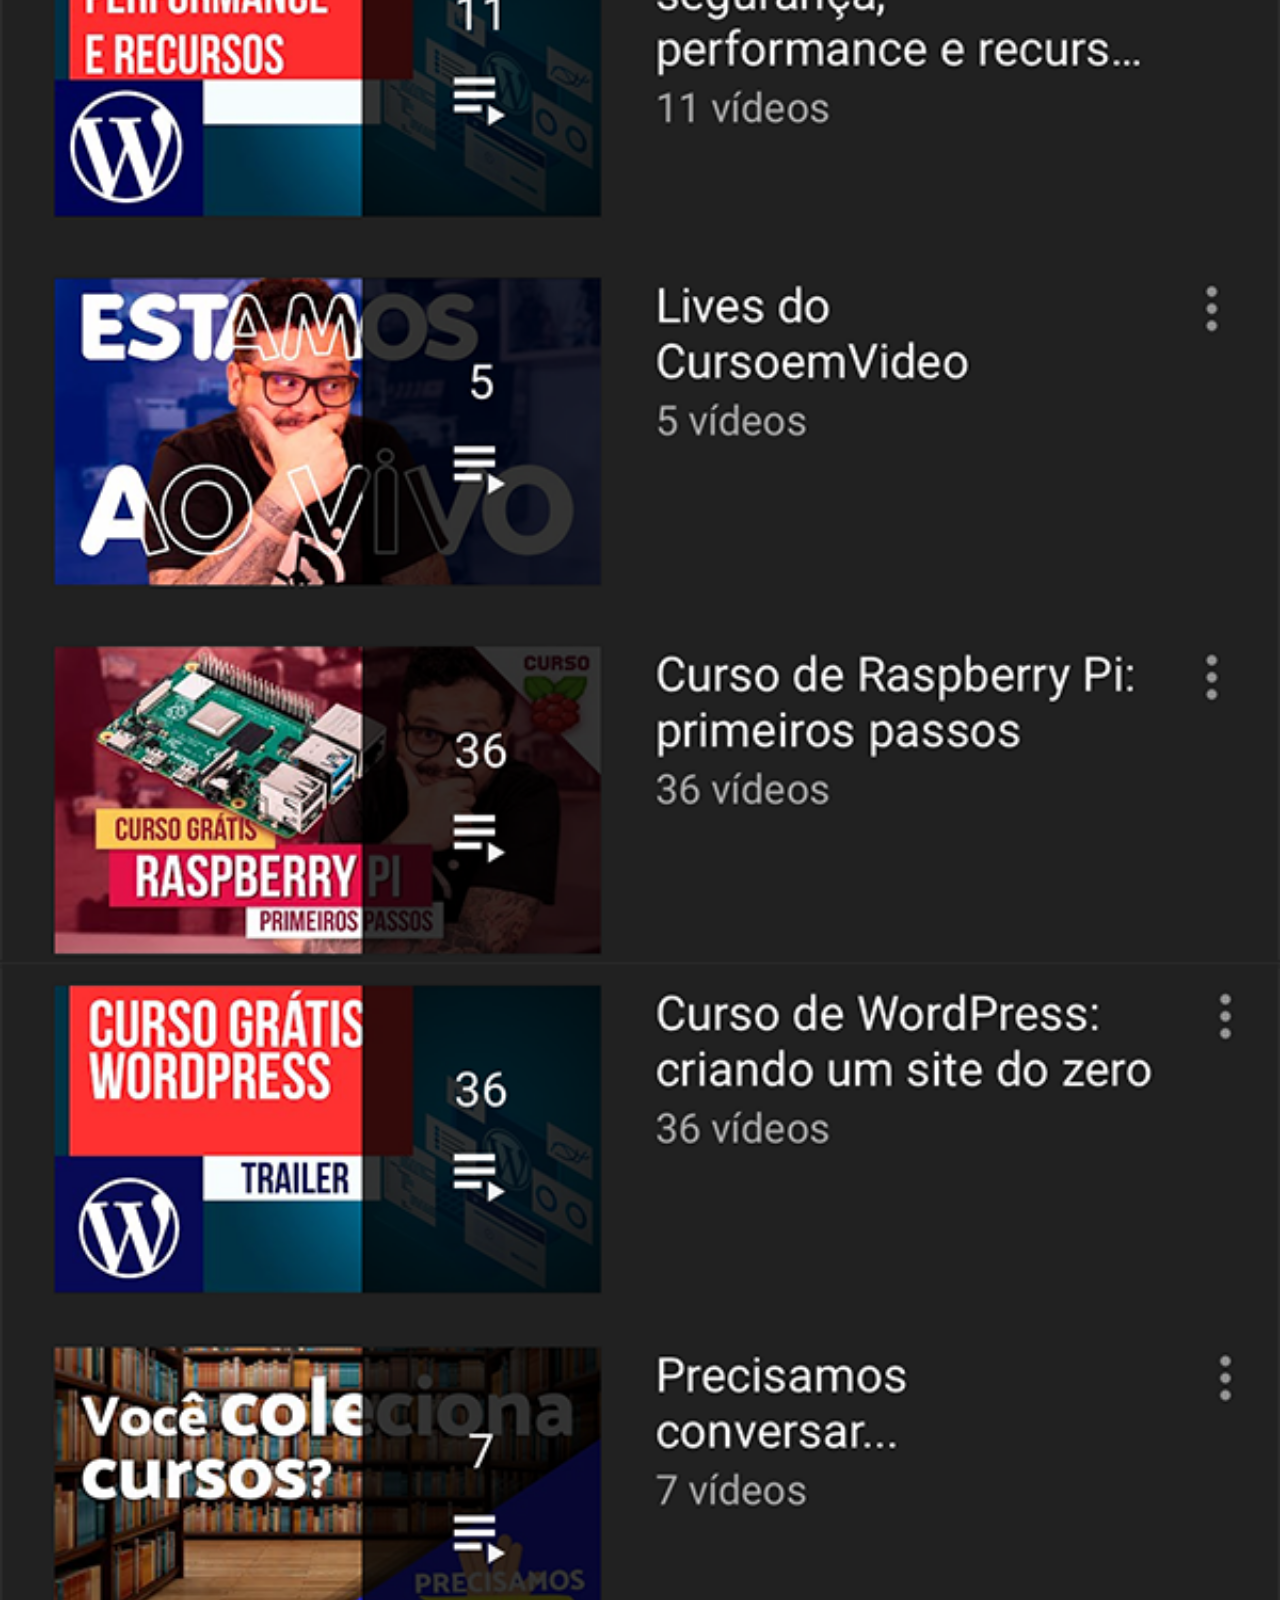
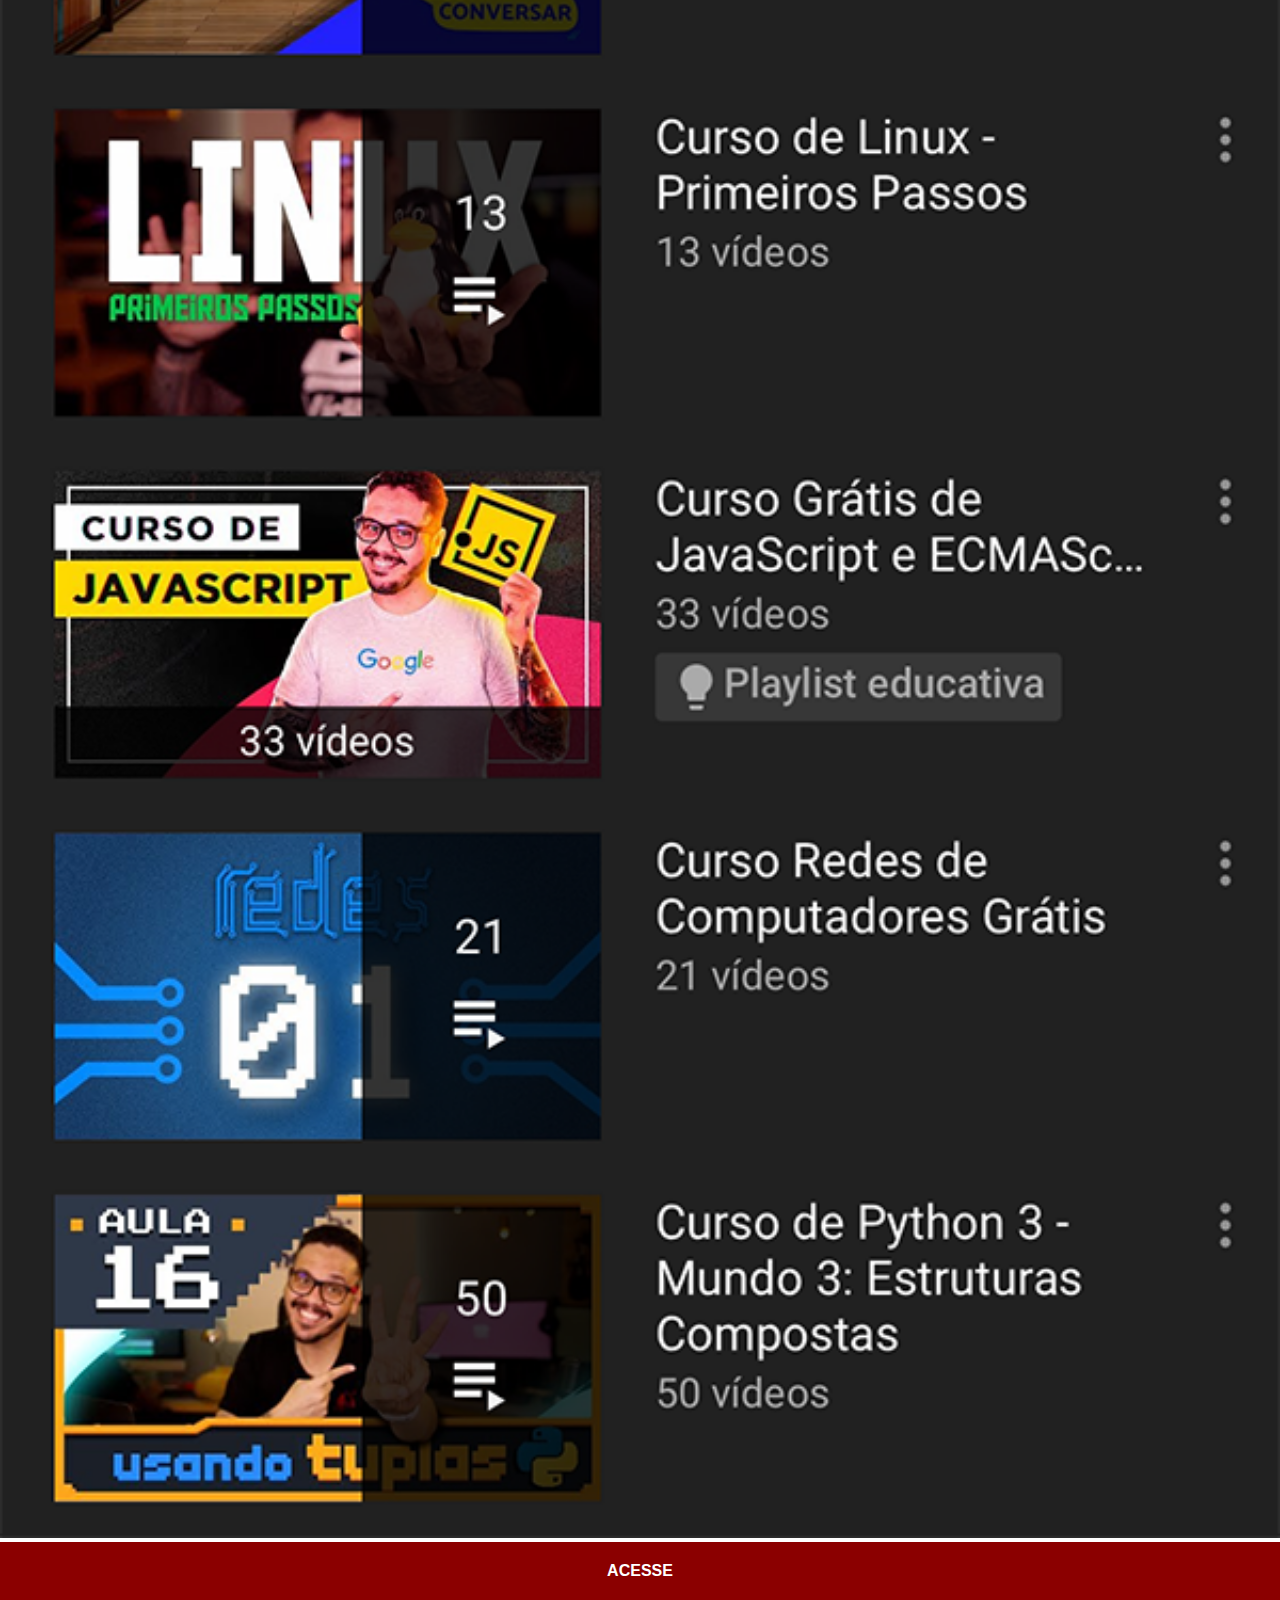
<file: youtube.html>
<!DOCTYPE html>
<html lang="pt-br">
<head>
    <meta charset="UTF-8">
    <meta http-equiv="X-UA-Compatible" content="IE=edge">
    <meta name="viewport" content="width=device-width, initial-scale=1.0">
    <link rel="stylesheet" href="estilos/paginas.css">
    <title>Youtube</title>
</head>
<body>
    <img src="imagens/tela-youtube.png" alt="">
    <a href="https://www.youtube.com/@CursoemVideo/playlists" target="_blank">ACESSE</a>
</body>
</html>
</file>
<file: estilos/style.css>
*{
    margin: 0;
    padding: 0;
    font-family: Arial, Helvetica, sans-serif;
}
html,body{
    height: 100vh;
    width: 100vw;
    background-color: black;
}
body{
    background: url(../imagens/fundo-madeira.jpg) no-repeat top center;
    background-size: cover;
    background-attachment: fixed;
}
main{
    position: relative;
    height: 100vh;
}
section#telefone{
    position: fixed;
    top: 50%;
    left: 50%;
    transform: translate(-50%, -50%);
    height: 627px;
    width: 311px;
    background: url(../imagens/frame-iphone.png) no-repeat;
}
iframe#tela{
    position: relative;
    top: 80px;
    left: 22px;
    width: 266px;
    height: 471px;
}
section#redesociais{
    text-align: right;
}
section#redesociais img{
    width: 50px;
    margin: 10px;
    border-radius: 50%;
    box-shadow: 2px 2px 5px rgba(0, 0, 0, 0.432);
    box-sizing: border-box;
}
section#redesociais img:hover{
    border: 2px solid rgba(255, 255, 255, 0.637);
    transform: translate(-10%, -10%);
    box-shadow: 5px 5px 10px rgba(0, 0, 0, 0.671);
    transition: transform 0.6s, border 0.1s;
}
</file>
<file: estilos/paginas.css>
*{
    margin: 0;
    padding: 0;
    font-family: Arial, Helvetica, sans-serif;
}
::-webkit-scrollbar{
    width: 0px;
    height: 0px;

}
img{
    width: 100vw;
}
a{
    display: block;
    background-color: darkred;
    padding: 20px;
    text-align: center;
    font-weight: bold;
    text-decoration: none;
    color: white;
}
a:hover{
    background-color: red;
}
</file>
